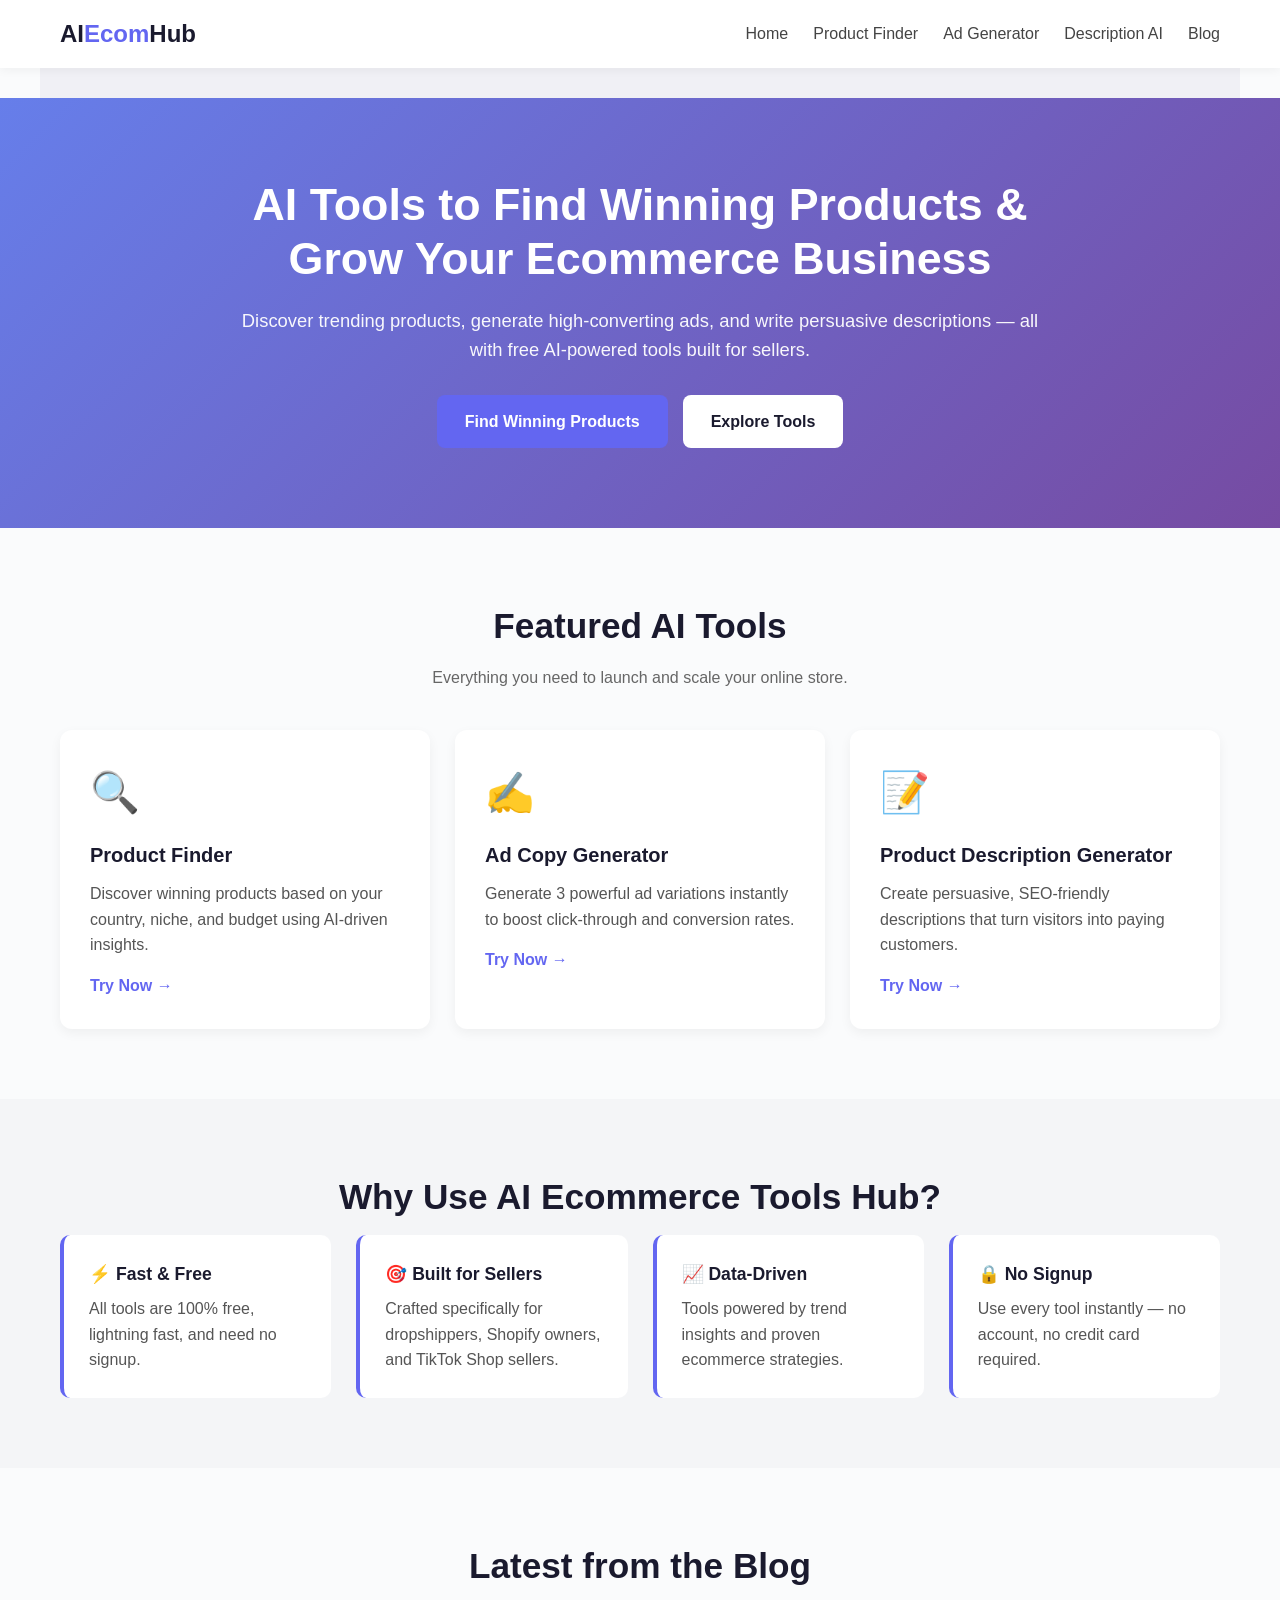
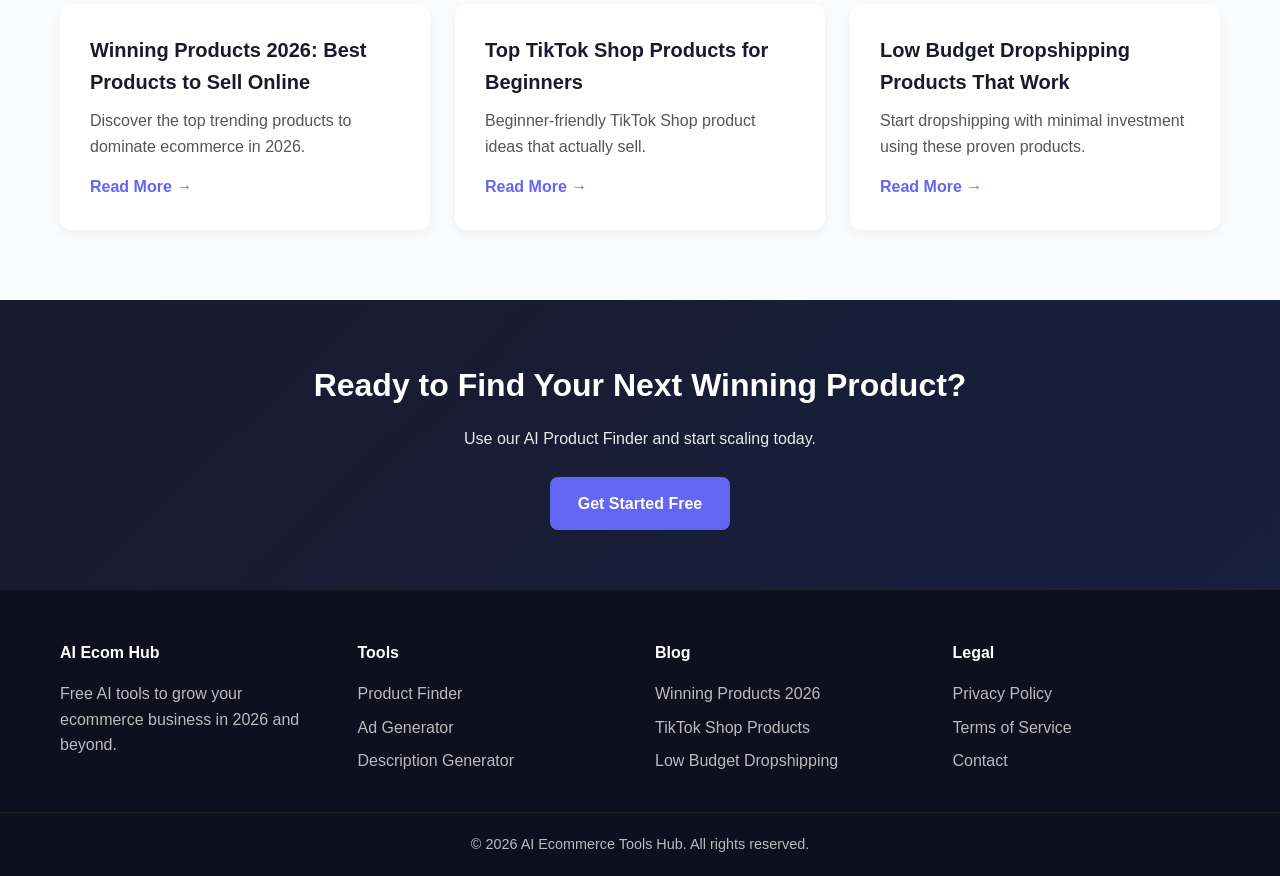
<file: index.html>
<!DOCTYPE html>
<html lang="en">
<head>
<meta charset="UTF-8">
<meta name="viewport" content="width=device-width, initial-scale=1.0">
<title>AI Ecommerce Tools Hub - Find Winning Products & Grow Your Store</title>
<meta name="description" content="Free AI tools for ecommerce: discover winning products, generate ad copy, and create persuasive product descriptions. Boost your dropshipping & online store growth in 2026.">
<meta name="keywords" content="AI ecommerce tools, winning products 2026, dropshipping tools, ad copy generator, product description AI, TikTok shop products">
<meta name="robots" content="index, follow">
<meta name="author" content="AI Ecom Hub">

<!-- Open Graph -->
<meta property="og:title" content="AI Ecommerce Tools Hub - Find Winning Products">
<meta property="og:description" content="Free AI tools to find winning products and grow your ecommerce business.">
<meta property="og:type" content="website">
<meta property="og:image" content="https://via.placeholder.com/1200x630/6366f1/ffffff?text=AI+Ecom+Hub">

<!-- Twitter Card -->
<meta name="twitter:card" content="summary_large_image">
<meta name="twitter:title" content="AI Ecommerce Tools Hub">
<meta name="twitter:description" content="Free AI tools for ecommerce sellers.">

<!-- Schema Markup -->
<script type="application/ld+json">
{
  "@context": "https://schema.org",
  "@type": "WebSite",
  "name": "AI Ecommerce Tools Hub",
  "description": "Free AI tools for ecommerce sellers to find winning products, generate ads, and write descriptions.",
  "publisher": {
    "@type": "Organization",
    "name": "AI Ecom Hub"
  }
}
</script>

<!-- Google AdSense -->
<script async src="https://pagead2.googlesyndication.com/pagead/js/adsbygoogle.js?client=ca-pub-XXXXXXXXXXXXXXXX" crossorigin="anonymous"></script>

<link rel="stylesheet" href="styles.css">
</head>
<body>

<header class="navbar">
  <div class="nav-container">
    <a href="index.html" class="logo">AI<span>Ecom</span>Hub</a>
    <nav>
      <input type="checkbox" id="nav-toggle" class="nav-toggle">
      <label for="nav-toggle" class="nav-toggle-label">☰</label>
      <ul class="nav-links">
        <li><a href="index.html">Home</a></li>
        <li><a href="product-finder.html">Product Finder</a></li>
        <li><a href="ad-generator.html">Ad Generator</a></li>
        <li><a href="description-generator.html">Description AI</a></li>
        <li><a href="winning-products-2026.html">Blog</a></li>
      </ul>
    </nav>
  </div>
</header>

<div class="ad-container ad-header">
  <ins class="adsbygoogle" style="display:block" data-ad-client="ca-pub-XXXXXXXXXXXXXXXX" data-ad-slot="1234567890" data-ad-format="auto" data-full-width-responsive="true"></ins>
  <script>(adsbygoogle = window.adsbygoogle || []).push({});</script>
</div>

<section class="hero">
  <div class="hero-content">
    <h1>AI Tools to Find Winning Products & Grow Your Ecommerce Business</h1>
    <p>Discover trending products, generate high-converting ads, and write persuasive descriptions — all with free AI-powered tools built for sellers.</p>
    <div class="cta-buttons">
      <a href="product-finder.html" class="btn btn-primary">Find Winning Products</a>
      <a href="#tools" class="btn btn-secondary">Explore Tools</a>
    </div>
  </div>
</section>

<section id="tools" class="section">
  <div class="container">
    <h2 class="section-title">Featured AI Tools</h2>
    <p class="section-subtitle">Everything you need to launch and scale your online store.</p>
    <div class="cards-grid">
      <div class="card">
        <div class="card-icon">🔍</div>
        <h3>Product Finder</h3>
        <p>Discover winning products based on your country, niche, and budget using AI-driven insights.</p>
        <a href="product-finder.html" class="card-link">Try Now →</a>
      </div>
      <div class="card">
        <div class="card-icon">✍️</div>
        <h3>Ad Copy Generator</h3>
        <p>Generate 3 powerful ad variations instantly to boost click-through and conversion rates.</p>
        <a href="ad-generator.html" class="card-link">Try Now →</a>
      </div>
      <div class="card">
        <div class="card-icon">📝</div>
        <h3>Product Description Generator</h3>
        <p>Create persuasive, SEO-friendly descriptions that turn visitors into paying customers.</p>
        <a href="description-generator.html" class="card-link">Try Now →</a>
      </div>
    </div>
  </div>
</section>

<section class="section section-alt">
  <div class="container">
    <h2 class="section-title">Why Use AI Ecommerce Tools Hub?</h2>
    <div class="benefits-grid">
      <div class="benefit"><h3>⚡ Fast & Free</h3><p>All tools are 100% free, lightning fast, and need no signup.</p></div>
      <div class="benefit"><h3>🎯 Built for Sellers</h3><p>Crafted specifically for dropshippers, Shopify owners, and TikTok Shop sellers.</p></div>
      <div class="benefit"><h3>📈 Data-Driven</h3><p>Tools powered by trend insights and proven ecommerce strategies.</p></div>
      <div class="benefit"><h3>🔒 No Signup</h3><p>Use every tool instantly — no account, no credit card required.</p></div>
    </div>
  </div>
</section>

<section class="section">
  <div class="container">
    <h2 class="section-title">Latest from the Blog</h2>
    <div class="cards-grid">
      <article class="card">
        <h3>Winning Products 2026: Best Products to Sell Online</h3>
        <p>Discover the top trending products to dominate ecommerce in 2026.</p>
        <a href="winning-products-2026.html" class="card-link">Read More →</a>
      </article>
      <article class="card">
        <h3>Top TikTok Shop Products for Beginners</h3>
        <p>Beginner-friendly TikTok Shop product ideas that actually sell.</p>
        <a href="tiktok-shop-products.html" class="card-link">Read More →</a>
      </article>
      <article class="card">
        <h3>Low Budget Dropshipping Products That Work</h3>
        <p>Start dropshipping with minimal investment using these proven products.</p>
        <a href="low-budget-dropshipping.html" class="card-link">Read More →</a>
      </article>
    </div>
  </div>
</section>

<section class="cta-section">
  <div class="container">
    <h2>Ready to Find Your Next Winning Product?</h2>
    <p>Use our AI Product Finder and start scaling today.</p>
    <a href="product-finder.html" class="btn btn-primary">Get Started Free</a>
  </div>
</section>

<footer class="footer">
  <div class="container footer-grid">
    <div><h4>AI Ecom Hub</h4><p>Free AI tools to grow your ecommerce business in 2026 and beyond.</p></div>
    <div><h4>Tools</h4><ul>
      <li><a href="product-finder.html">Product Finder</a></li>
      <li><a href="ad-generator.html">Ad Generator</a></li>
      <li><a href="description-generator.html">Description Generator</a></li>
    </ul></div>
    <div><h4>Blog</h4><ul>
      <li><a href="winning-products-2026.html">Winning Products 2026</a></li>
      <li><a href="tiktok-shop-products.html">TikTok Shop Products</a></li>
      <li><a href="low-budget-dropshipping.html">Low Budget Dropshipping</a></li>
    </ul></div>
    <div><h4>Legal</h4><ul>
      <li><a href="#">Privacy Policy</a></li>
      <li><a href="#">Terms of Service</a></li>
      <li><a href="#">Contact</a></li>
    </ul></div>
  </div>
  <div class="footer-bottom"><p>&copy; 2026 AI Ecommerce Tools Hub. All rights reserved.</p></div>
</footer>

<script src="script.js"></script>
</body>
</html>
</file>
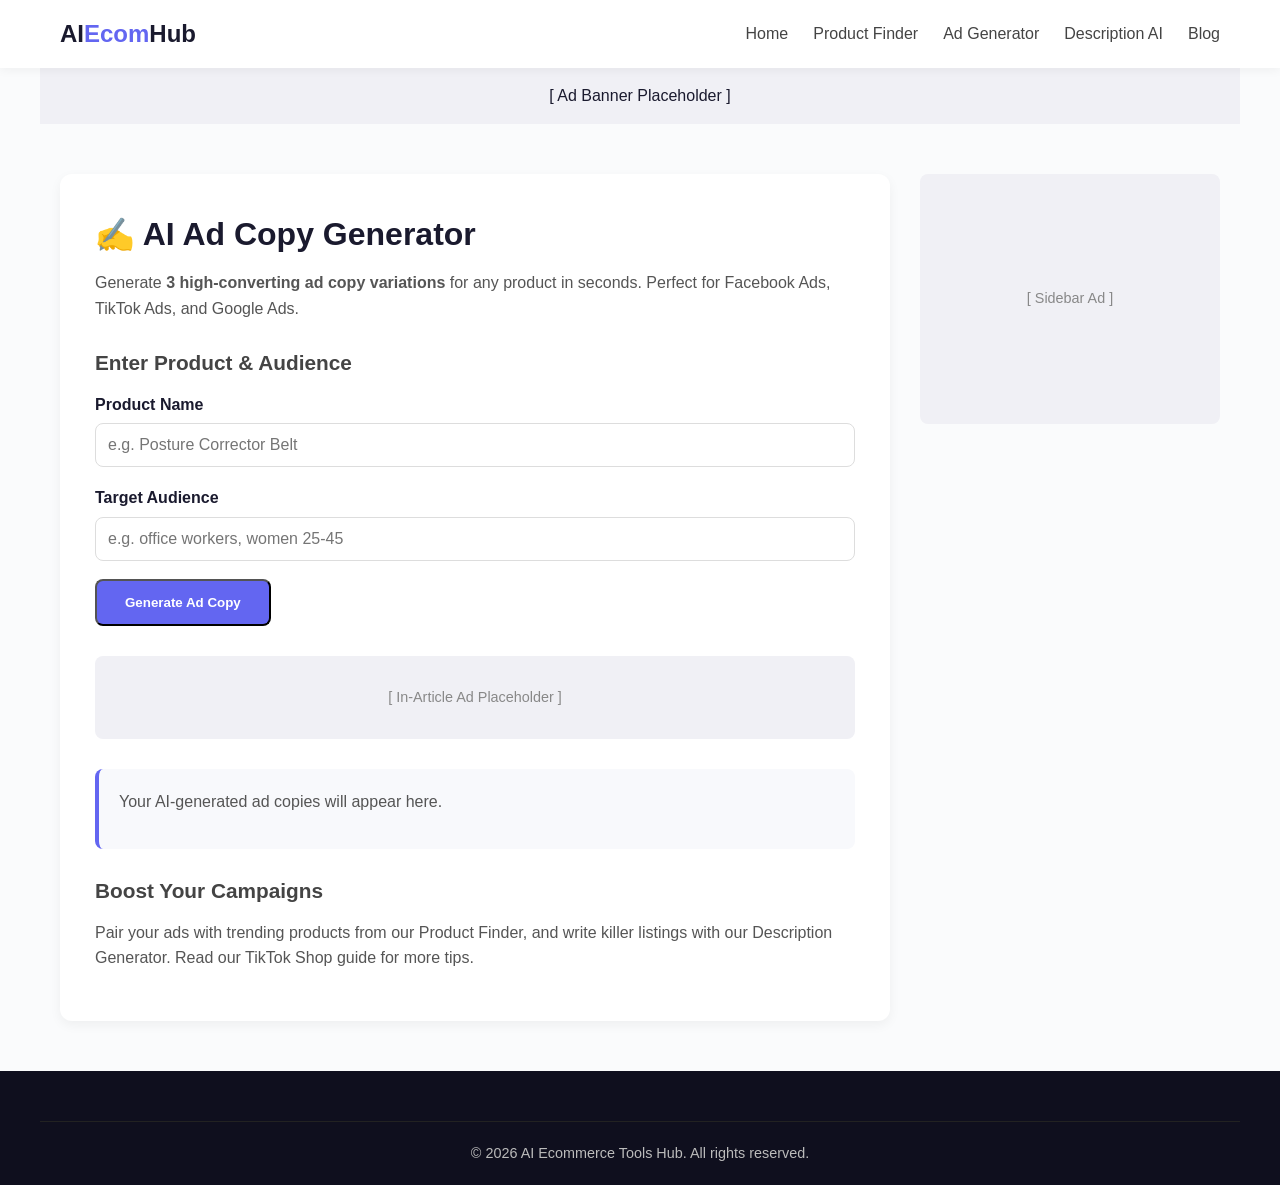
<file: ad-generator.html>
<!DOCTYPE html>
<html lang="en">
<head>
<meta charset="UTF-8">
<meta name="viewport" content="width=device-width, initial-scale=1.0">
<title>AI Ad Copy Generator - Free Facebook & TikTok Ads Tool | AI Ecom Hub</title>
<meta name="description" content="Generate 3 high-converting ad copy variations instantly with our free AI Ad Generator. Perfect for Facebook, TikTok, and Google Ads in 2026.">
<meta name="keywords" content="ad copy generator, AI ads, facebook ad generator, tiktok ad copy">
<meta name="robots" content="index, follow">
<script async src="https://pagead2.googlesyndication.com/pagead/js/adsbygoogle.js?client=ca-pub-XXXXXXXXXXXXXXXX" crossorigin="anonymous"></script>
<link rel="stylesheet" href="styles.css">
</head>
<body>

<header class="navbar">
  <div class="nav-container">
    <a href="index.html" class="logo">AI<span>Ecom</span>Hub</a>
    <nav>
      <input type="checkbox" id="nav-toggle" class="nav-toggle">
      <label for="nav-toggle" class="nav-toggle-label">☰</label>
      <ul class="nav-links">
        <li><a href="index.html">Home</a></li>
        <li><a href="product-finder.html">Product Finder</a></li>
        <li><a href="ad-generator.html">Ad Generator</a></li>
        <li><a href="description-generator.html">Description AI</a></li>
        <li><a href="winning-products-2026.html">Blog</a></li>
      </ul>
    </nav>
  </div>
</header>

<div class="ad-container ad-header">[ Ad Banner Placeholder ]</div>

<section class="tool-page">
  <div class="container tool-layout">
    <main class="tool-main">
      <h1>✍️ AI Ad Copy Generator</h1>
      <p>Generate <strong>3 high-converting ad copy variations</strong> for any product in seconds. Perfect for Facebook Ads, TikTok Ads, and Google Ads.</p>

      <h2>Enter Product & Audience</h2>
      <div class="form-group">
        <label for="ad-product">Product Name</label>
        <input type="text" id="ad-product" placeholder="e.g. Posture Corrector Belt">
      </div>
      <div class="form-group">
        <label for="ad-audience">Target Audience</label>
        <input type="text" id="ad-audience" placeholder="e.g. office workers, women 25-45">
      </div>
      <button class="btn btn-primary" onclick="generateAds()">Generate Ad Copy</button>

      <div class="ad-inarticle">[ In-Article Ad Placeholder ]</div>

      <div id="ad-results" class="result-box">
        <p>Your AI-generated ad copies will appear here.</p>
      </div>

      <h2>Boost Your Campaigns</h2>
      <p>Pair your ads with trending products from our <a href="product-finder.html">Product Finder</a>, and write killer listings with our <a href="description-generator.html">Description Generator</a>. Read our <a href="tiktok-shop-products.html">TikTok Shop guide</a> for more tips.</p>
    </main>
    <aside><div class="ad-sidebar">[ Sidebar Ad ]</div></aside>
  </div>
</section>

<footer class="footer"><div class="container footer-bottom"><p>&copy; 2026 AI Ecommerce Tools Hub. All rights reserved.</p></div></footer>
<script src="script.js"></script>
</body>
</html>
</file>
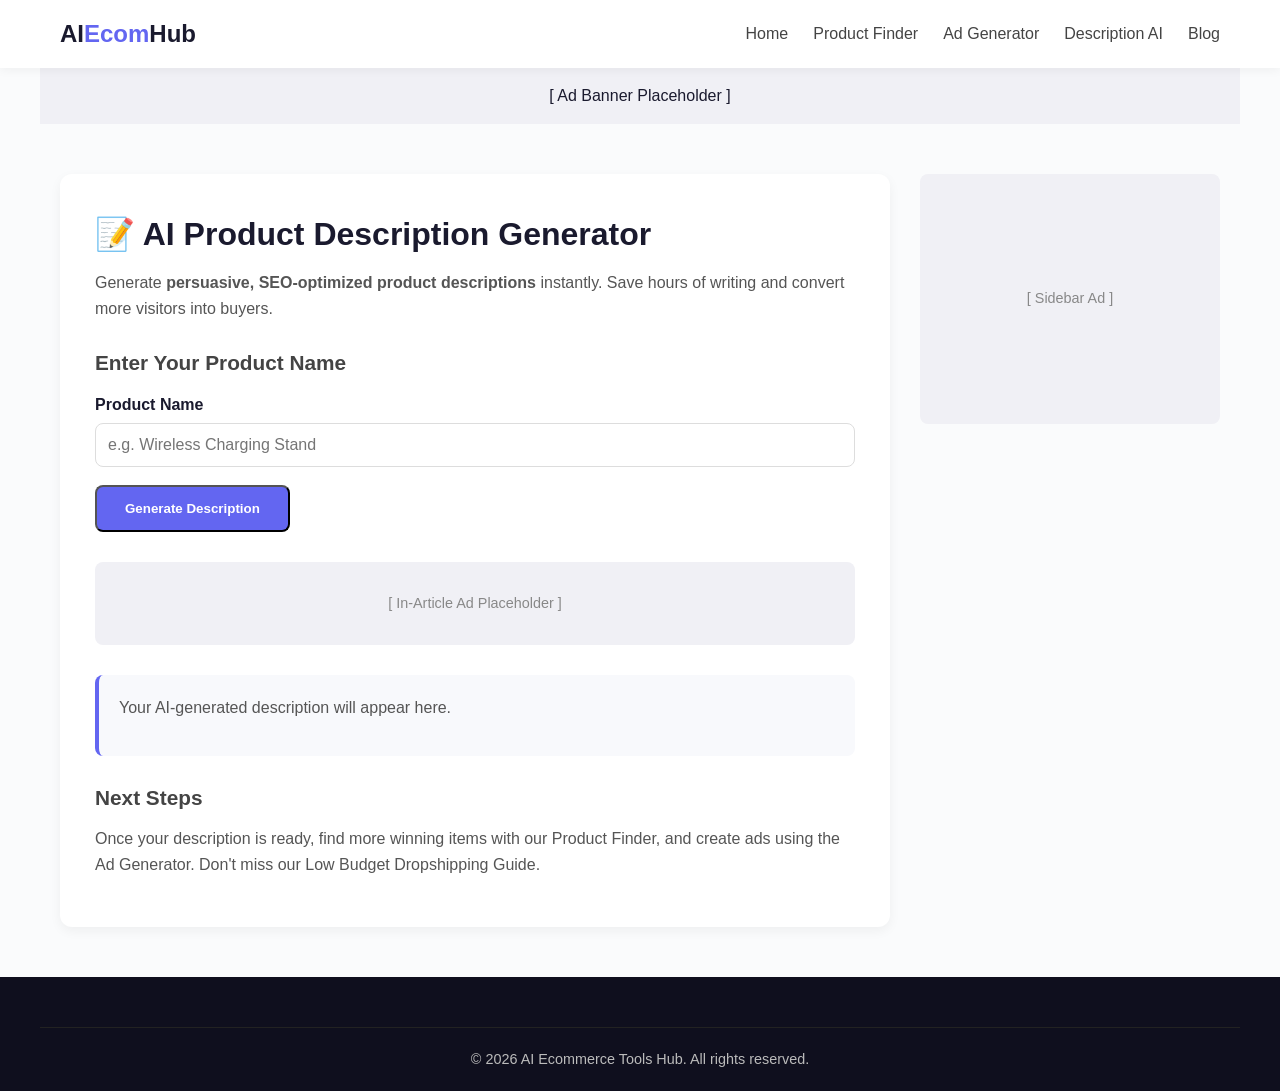
<file: description-generator.html>
<!DOCTYPE html>
<html lang="en">
<head>
<meta charset="UTF-8">
<meta name="viewport" content="width=device-width, initial-scale=1.0">
<title>AI Product Description Generator - Free Tool | AI Ecom Hub</title>
<meta name="description" content="Create persuasive, SEO-friendly product descriptions in seconds with our free AI Description Generator. Perfect for Shopify & Amazon sellers.">
<meta name="keywords" content="product description generator, AI description writer, shopify description tool">
<meta name="robots" content="index, follow">
<script async src="https://pagead2.googlesyndication.com/pagead/js/adsbygoogle.js?client=ca-pub-XXXXXXXXXXXXXXXX" crossorigin="anonymous"></script>
<link rel="stylesheet" href="styles.css">
</head>
<body>

<header class="navbar">
  <div class="nav-container">
    <a href="index.html" class="logo">AI<span>Ecom</span>Hub</a>
    <nav>
      <input type="checkbox" id="nav-toggle" class="nav-toggle">
      <label for="nav-toggle" class="nav-toggle-label">☰</label>
      <ul class="nav-links">
        <li><a href="index.html">Home</a></li>
        <li><a href="product-finder.html">Product Finder</a></li>
        <li><a href="ad-generator.html">Ad Generator</a></li>
        <li><a href="description-generator.html">Description AI</a></li>
        <li><a href="winning-products-2026.html">Blog</a></li>
      </ul>
    </nav>
  </div>
</header>

<div class="ad-container ad-header">[ Ad Banner Placeholder ]</div>

<section class="tool-page">
  <div class="container tool-layout">
    <main class="tool-main">
      <h1>📝 AI Product Description Generator</h1>
      <p>Generate <strong>persuasive, SEO-optimized product descriptions</strong> instantly. Save hours of writing and convert more visitors into buyers.</p>

      <h2>Enter Your Product Name</h2>
      <div class="form-group">
        <label for="desc-product">Product Name</label>
        <input type="text" id="desc-product" placeholder="e.g. Wireless Charging Stand">
      </div>
      <button class="btn btn-primary" onclick="generateDescription()">Generate Description</button>

      <div class="ad-inarticle">[ In-Article Ad Placeholder ]</div>

      <div id="desc-results" class="result-box">
        <p>Your AI-generated description will appear here.</p>
      </div>

      <h2>Next Steps</h2>
      <p>Once your description is ready, find more winning items with our <a href="product-finder.html">Product Finder</a>, and create ads using the <a href="ad-generator.html">Ad Generator</a>. Don't miss our <a href="low-budget-dropshipping.html">Low Budget Dropshipping Guide</a>.</p>
    </main>
    <aside><div class="ad-sidebar">[ Sidebar Ad ]</div></aside>
  </div>
</section>

<footer class="footer"><div class="container footer-bottom"><p>&copy; 2026 AI Ecommerce Tools Hub. All rights reserved.</p></div></footer>
<script src="script.js"></script>
</body>
</html>
</file>
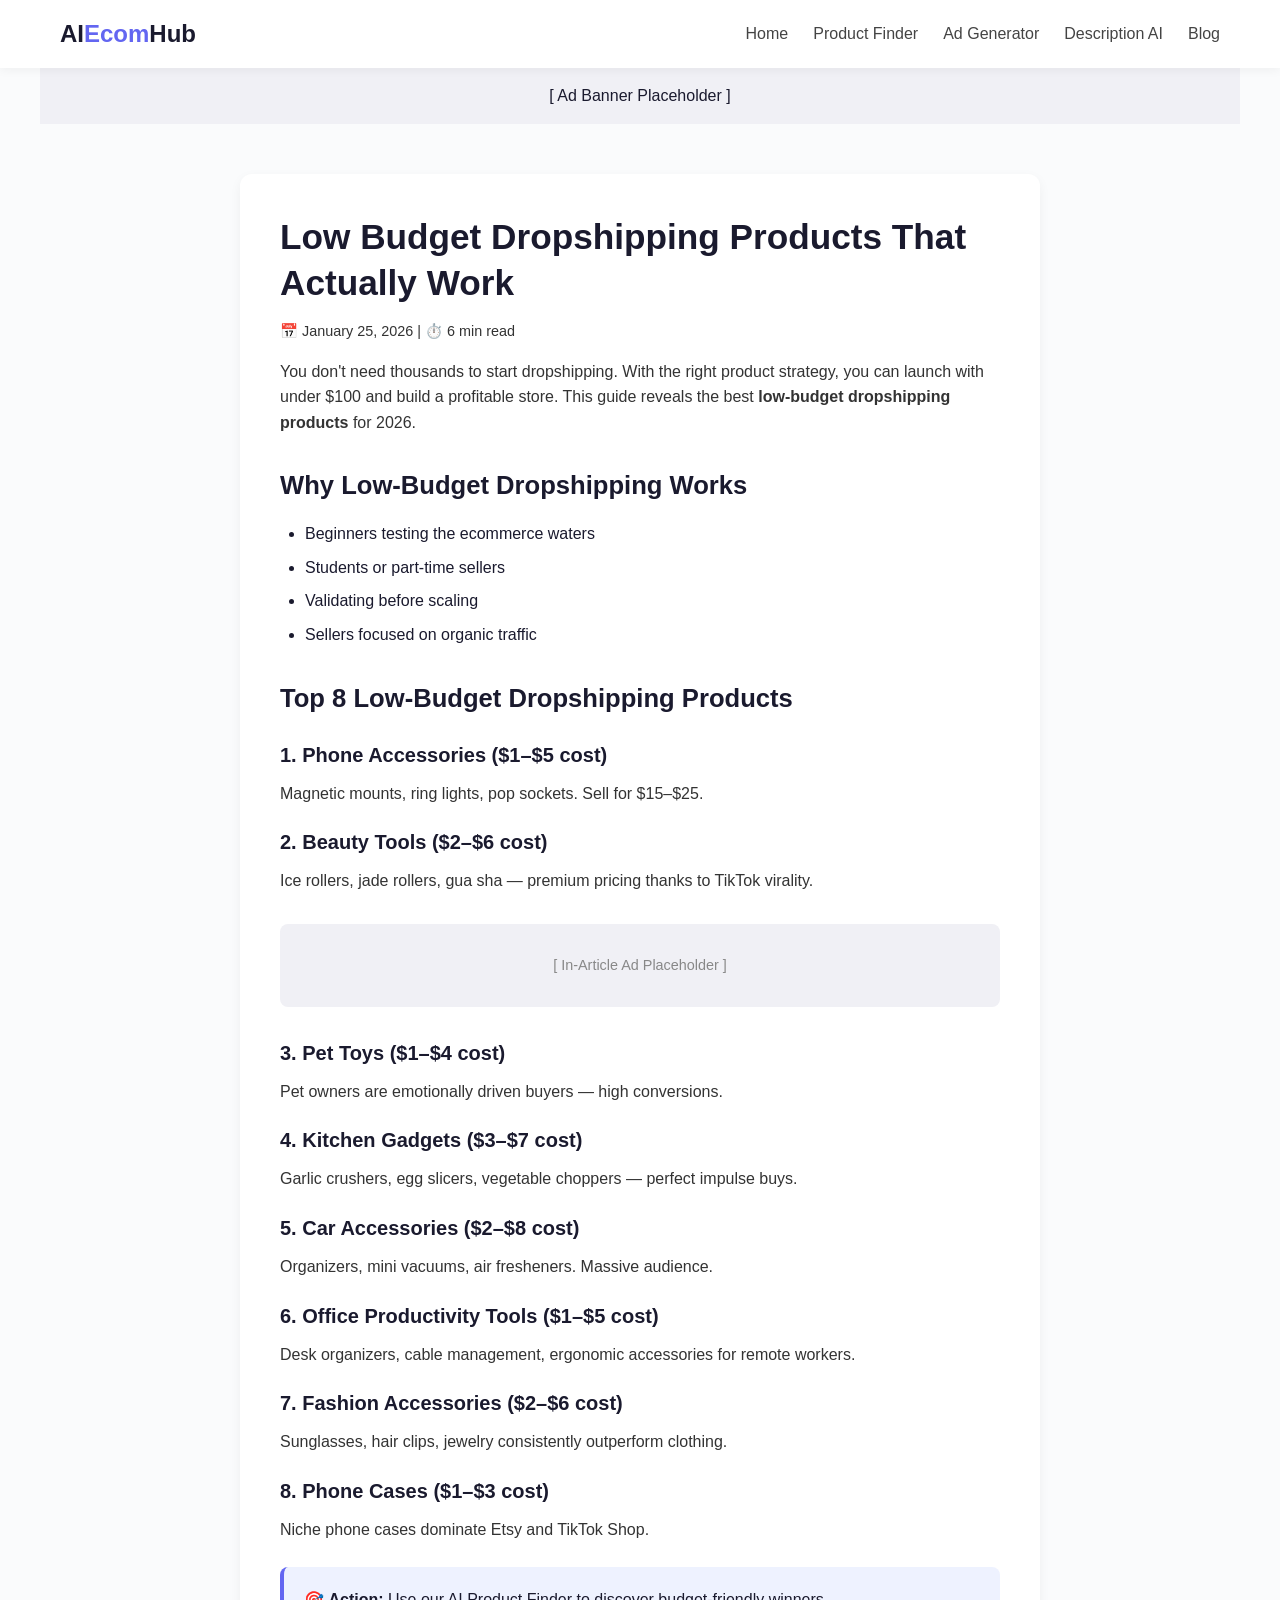
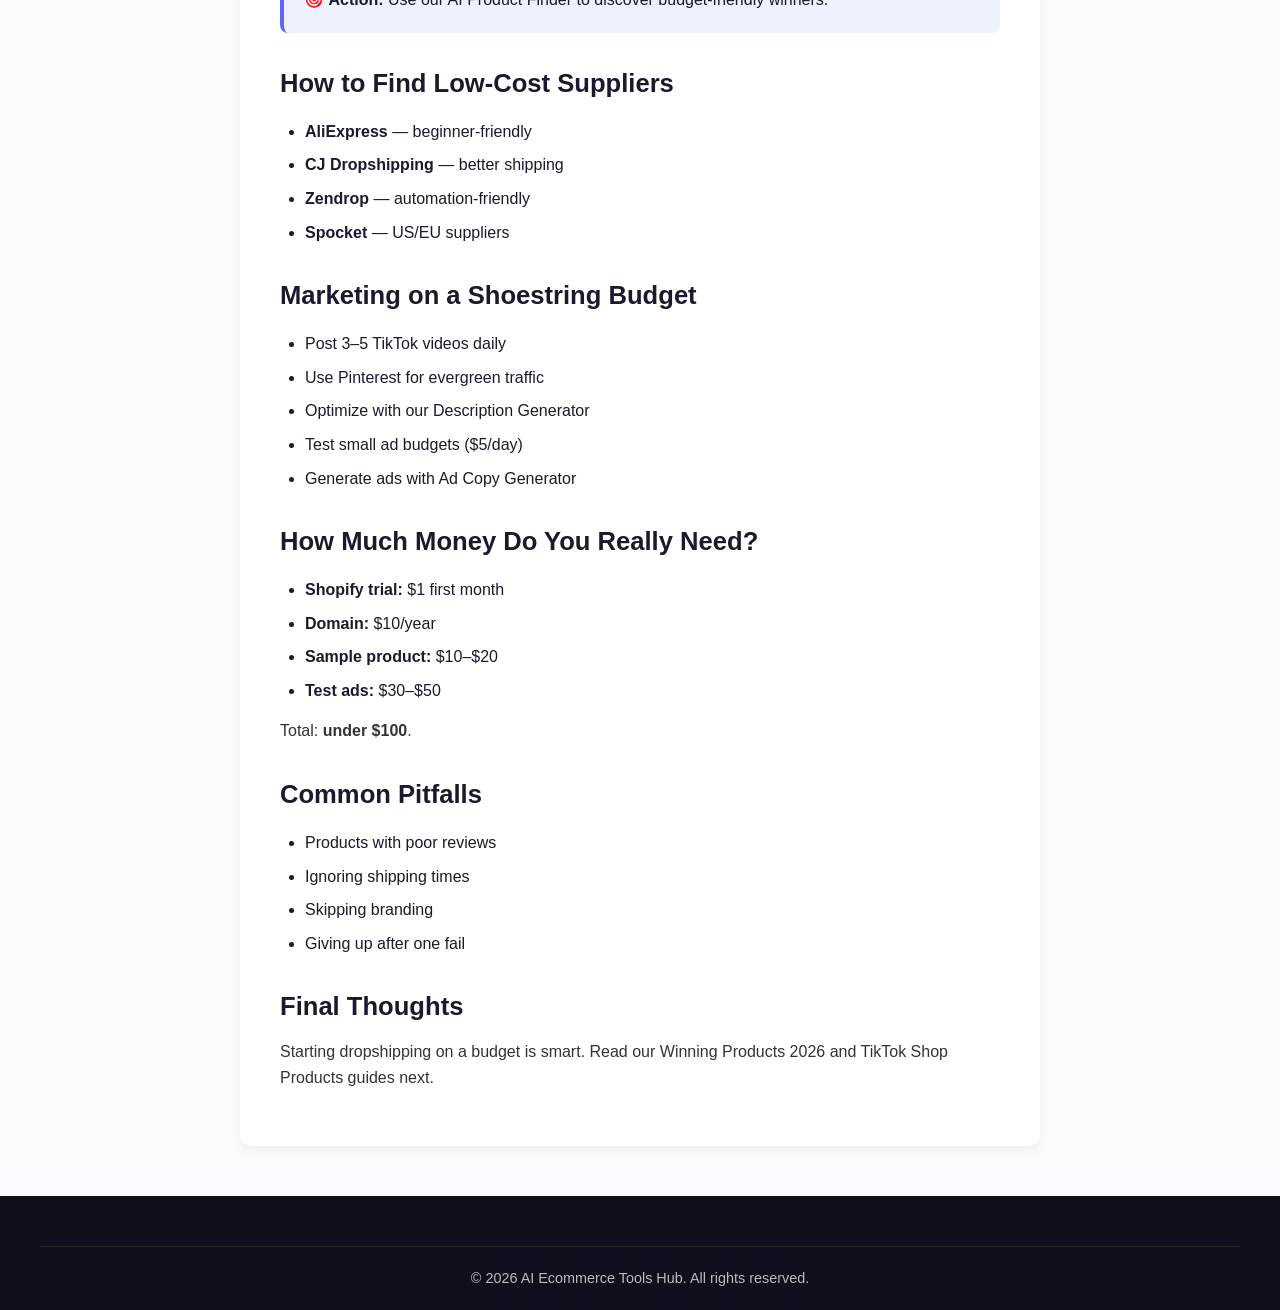
<file: low-budget-dropshipping.html>
<!DOCTYPE html>
<html lang="en">
<head>
<meta charset="UTF-8">
<meta name="viewport" content="width=device-width, initial-scale=1.0">
<title>Low Budget Dropshipping Products That Work in 2026 | AI Ecom Hub</title>
<meta name="description" content="Start dropshipping with minimal investment. Discover low-budget products under $10 that actually sell — perfect for beginners with limited capital.">
<meta name="keywords" content="low budget dropshipping, cheap products to sell, beginner dropshipping, under $10 products">
<meta name="robots" content="index, follow">
<script type="application/ld+json">
{"@context":"https://schema.org","@type":"Article","headline":"Low Budget Dropshipping Products That Work","author":{"@type":"Organization","name":"AI Ecom Hub"},"datePublished":"2026-01-25"}
</script>
<script async src="https://pagead2.googlesyndication.com/pagead/js/adsbygoogle.js?client=ca-pub-XXXXXXXXXXXXXXXX" crossorigin="anonymous"></script>
<link rel="stylesheet" href="styles.css">
</head>
<body>

<header class="navbar">
  <div class="nav-container">
    <a href="index.html" class="logo">AI<span>Ecom</span>Hub</a>
    <nav>
      <input type="checkbox" id="nav-toggle" class="nav-toggle">
      <label for="nav-toggle" class="nav-toggle-label">☰</label>
      <ul class="nav-links">
        <li><a href="index.html">Home</a></li>
        <li><a href="product-finder.html">Product Finder</a></li>
        <li><a href="ad-generator.html">Ad Generator</a></li>
        <li><a href="description-generator.html">Description AI</a></li>
        <li><a href="winning-products-2026.html">Blog</a></li>
      </ul>
    </nav>
  </div>
</header>

<div class="ad-container ad-header">[ Ad Banner Placeholder ]</div>

<section class="tool-page">
  <article class="blog-article">
    <h1>Low Budget Dropshipping Products That Actually Work</h1>
    <p class="blog-meta">📅 January 25, 2026 | ⏱️ 6 min read</p>

    <p>You don't need thousands to start dropshipping. With the right product strategy, you can launch with under $100 and build a profitable store. This guide reveals the best <strong>low-budget dropshipping products</strong> for 2026.</p>

    <h2>Why Low-Budget Dropshipping Works</h2>
    <ul>
      <li>Beginners testing the ecommerce waters</li>
      <li>Students or part-time sellers</li>
      <li>Validating before scaling</li>
      <li>Sellers focused on organic traffic</li>
    </ul>

    <h2>Top 8 Low-Budget Dropshipping Products</h2>

    <h3>1. Phone Accessories ($1–$5 cost)</h3>
    <p>Magnetic mounts, ring lights, pop sockets. Sell for $15–$25.</p>

    <h3>2. Beauty Tools ($2–$6 cost)</h3>
    <p>Ice rollers, jade rollers, gua sha — premium pricing thanks to TikTok virality.</p>

    <div class="ad-inarticle">[ In-Article Ad Placeholder ]</div>

    <h3>3. Pet Toys ($1–$4 cost)</h3>
    <p>Pet owners are emotionally driven buyers — high conversions.</p>

    <h3>4. Kitchen Gadgets ($3–$7 cost)</h3>
    <p>Garlic crushers, egg slicers, vegetable choppers — perfect impulse buys.</p>

    <h3>5. Car Accessories ($2–$8 cost)</h3>
    <p>Organizers, mini vacuums, air fresheners. Massive audience.</p>

    <h3>6. Office Productivity Tools ($1–$5 cost)</h3>
    <p>Desk organizers, cable management, ergonomic accessories for remote workers.</p>

    <h3>7. Fashion Accessories ($2–$6 cost)</h3>
    <p>Sunglasses, hair clips, jewelry consistently outperform clothing.</p>

    <h3>8. Phone Cases ($1–$3 cost)</h3>
    <p>Niche phone cases dominate Etsy and TikTok Shop.</p>

    <div class="blog-cta">
      🎯 <strong>Action:</strong> Use our <a href="product-finder.html">AI Product Finder</a> to discover budget-friendly winners.
    </div>

    <h2>How to Find Low-Cost Suppliers</h2>
    <ul>
      <li><strong>AliExpress</strong> — beginner-friendly</li>
      <li><strong>CJ Dropshipping</strong> — better shipping</li>
      <li><strong>Zendrop</strong> — automation-friendly</li>
      <li><strong>Spocket</strong> — US/EU suppliers</li>
    </ul>

    <h2>Marketing on a Shoestring Budget</h2>
    <ul>
      <li>Post 3–5 TikTok videos daily</li>
      <li>Use Pinterest for evergreen traffic</li>
      <li>Optimize with our <a href="description-generator.html">Description Generator</a></li>
      <li>Test small ad budgets ($5/day)</li>
      <li>Generate ads with <a href="ad-generator.html">Ad Copy Generator</a></li>
    </ul>

    <h2>How Much Money Do You Really Need?</h2>
    <ul>
      <li><strong>Shopify trial:</strong> $1 first month</li>
      <li><strong>Domain:</strong> $10/year</li>
      <li><strong>Sample product:</strong> $10–$20</li>
      <li><strong>Test ads:</strong> $30–$50</li>
    </ul>
    <p>Total: <strong>under $100</strong>.</p>

    <h2>Common Pitfalls</h2>
    <ul>
      <li>Products with poor reviews</li>
      <li>Ignoring shipping times</li>
      <li>Skipping branding</li>
      <li>Giving up after one fail</li>
    </ul>

    <h2>Final Thoughts</h2>
    <p>Starting dropshipping on a budget is smart. Read our <a href="winning-products-2026.html">Winning Products 2026</a> and <a href="tiktok-shop-products.html">TikTok Shop Products</a> guides next.</p>
  </article>
</section>

<footer class="footer"><div class="container footer-bottom"><p>&copy; 2026 AI Ecommerce Tools Hub. All rights reserved.</p></div></footer>
</body>
</html>
</file>
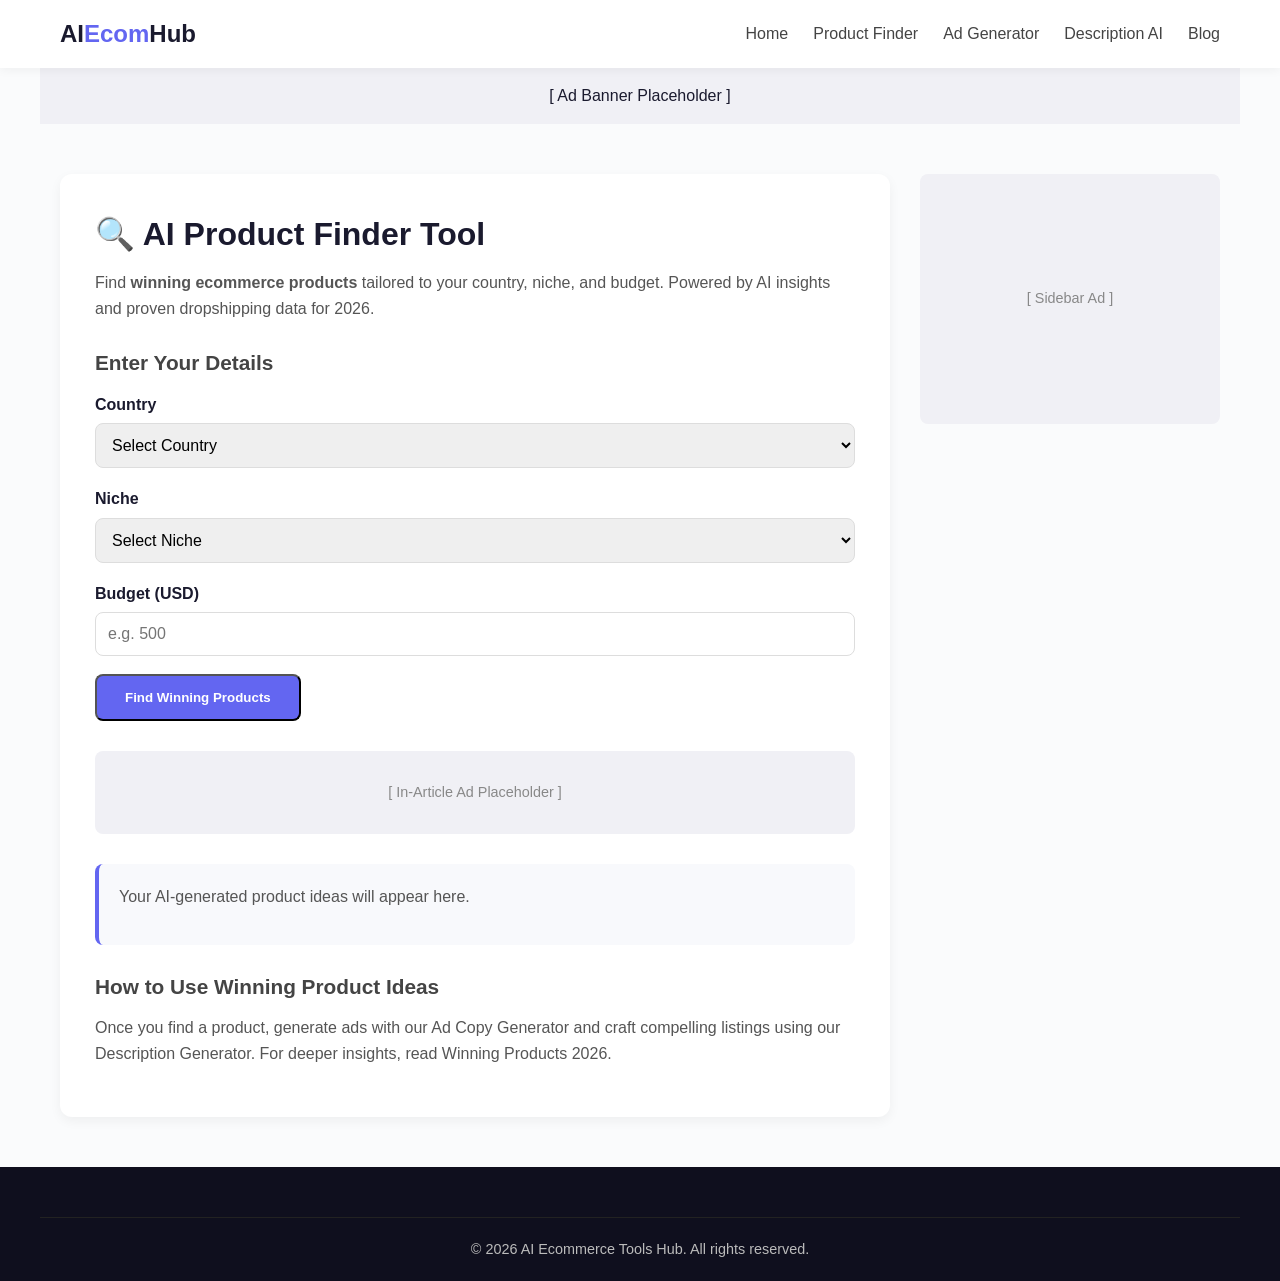
<file: product-finder.html>
<!DOCTYPE html>
<html lang="en">
<head>
<meta charset="UTF-8">
<meta name="viewport" content="width=device-width, initial-scale=1.0">
<title>AI Product Finder - Find Winning Ecommerce Products Free | AI Ecom Hub</title>
<meta name="description" content="Use our free AI Product Finder to discover winning ecommerce products by country, niche, and budget. Perfect for dropshipping & TikTok Shop sellers in 2026.">
<meta name="keywords" content="product finder, winning products, dropshipping product research, AI product tool">
<meta name="robots" content="index, follow">
<script type="application/ld+json">
{"@context":"https://schema.org","@type":"WebApplication","name":"AI Product Finder","applicationCategory":"BusinessApplication","operatingSystem":"Web","offers":{"@type":"Offer","price":"0","priceCurrency":"USD"}}
</script>
<script async src="https://pagead2.googlesyndication.com/pagead/js/adsbygoogle.js?client=ca-pub-XXXXXXXXXXXXXXXX" crossorigin="anonymous"></script>
<link rel="stylesheet" href="styles.css">
</head>
<body>

<header class="navbar">
  <div class="nav-container">
    <a href="index.html" class="logo">AI<span>Ecom</span>Hub</a>
    <nav>
      <input type="checkbox" id="nav-toggle" class="nav-toggle">
      <label for="nav-toggle" class="nav-toggle-label">☰</label>
      <ul class="nav-links">
        <li><a href="index.html">Home</a></li>
        <li><a href="product-finder.html">Product Finder</a></li>
        <li><a href="ad-generator.html">Ad Generator</a></li>
        <li><a href="description-generator.html">Description AI</a></li>
        <li><a href="winning-products-2026.html">Blog</a></li>
      </ul>
    </nav>
  </div>
</header>

<div class="ad-container ad-header">[ Ad Banner Placeholder ]</div>

<section class="tool-page">
  <div class="container tool-layout">
    <main class="tool-main">
      <h1>🔍 AI Product Finder Tool</h1>
      <p>Find <strong>winning ecommerce products</strong> tailored to your country, niche, and budget. Powered by AI insights and proven dropshipping data for 2026.</p>

      <h2>Enter Your Details</h2>
      <div class="form-group">
        <label for="country">Country</label>
        <select id="country">
          <option value="">Select Country</option>
          <option>United States</option><option>United Kingdom</option>
          <option>Canada</option><option>Australia</option>
          <option>Germany</option><option>India</option>
        </select>
      </div>
      <div class="form-group">
        <label for="niche">Niche</label>
        <select id="niche">
          <option value="">Select Niche</option>
          <option value="fitness">Fitness</option>
          <option value="beauty">Beauty</option>
          <option value="home">Home & Living</option>
          <option value="pets">Pets</option>
          <option value="tech">Tech & Gadgets</option>
        </select>
      </div>
      <div class="form-group">
        <label for="budget">Budget (USD)</label>
        <input type="number" id="budget" placeholder="e.g. 500" min="50">
      </div>
      <button class="btn btn-primary" onclick="findProducts()">Find Winning Products</button>

      <div class="ad-inarticle">[ In-Article Ad Placeholder ]</div>

      <div id="product-results" class="result-box">
        <p>Your AI-generated product ideas will appear here.</p>
      </div>

      <h2>How to Use Winning Product Ideas</h2>
      <p>Once you find a product, generate ads with our <a href="ad-generator.html">Ad Copy Generator</a> and craft compelling listings using our <a href="description-generator.html">Description Generator</a>. For deeper insights, read <a href="winning-products-2026.html">Winning Products 2026</a>.</p>
    </main>

    <aside><div class="ad-sidebar">[ Sidebar Ad ]</div></aside>
  </div>
</section>

<footer class="footer"><div class="container footer-bottom"><p>&copy; 2026 AI Ecommerce Tools Hub. All rights reserved.</p></div></footer>
<script src="script.js"></script>
</body>
</html>
</file>
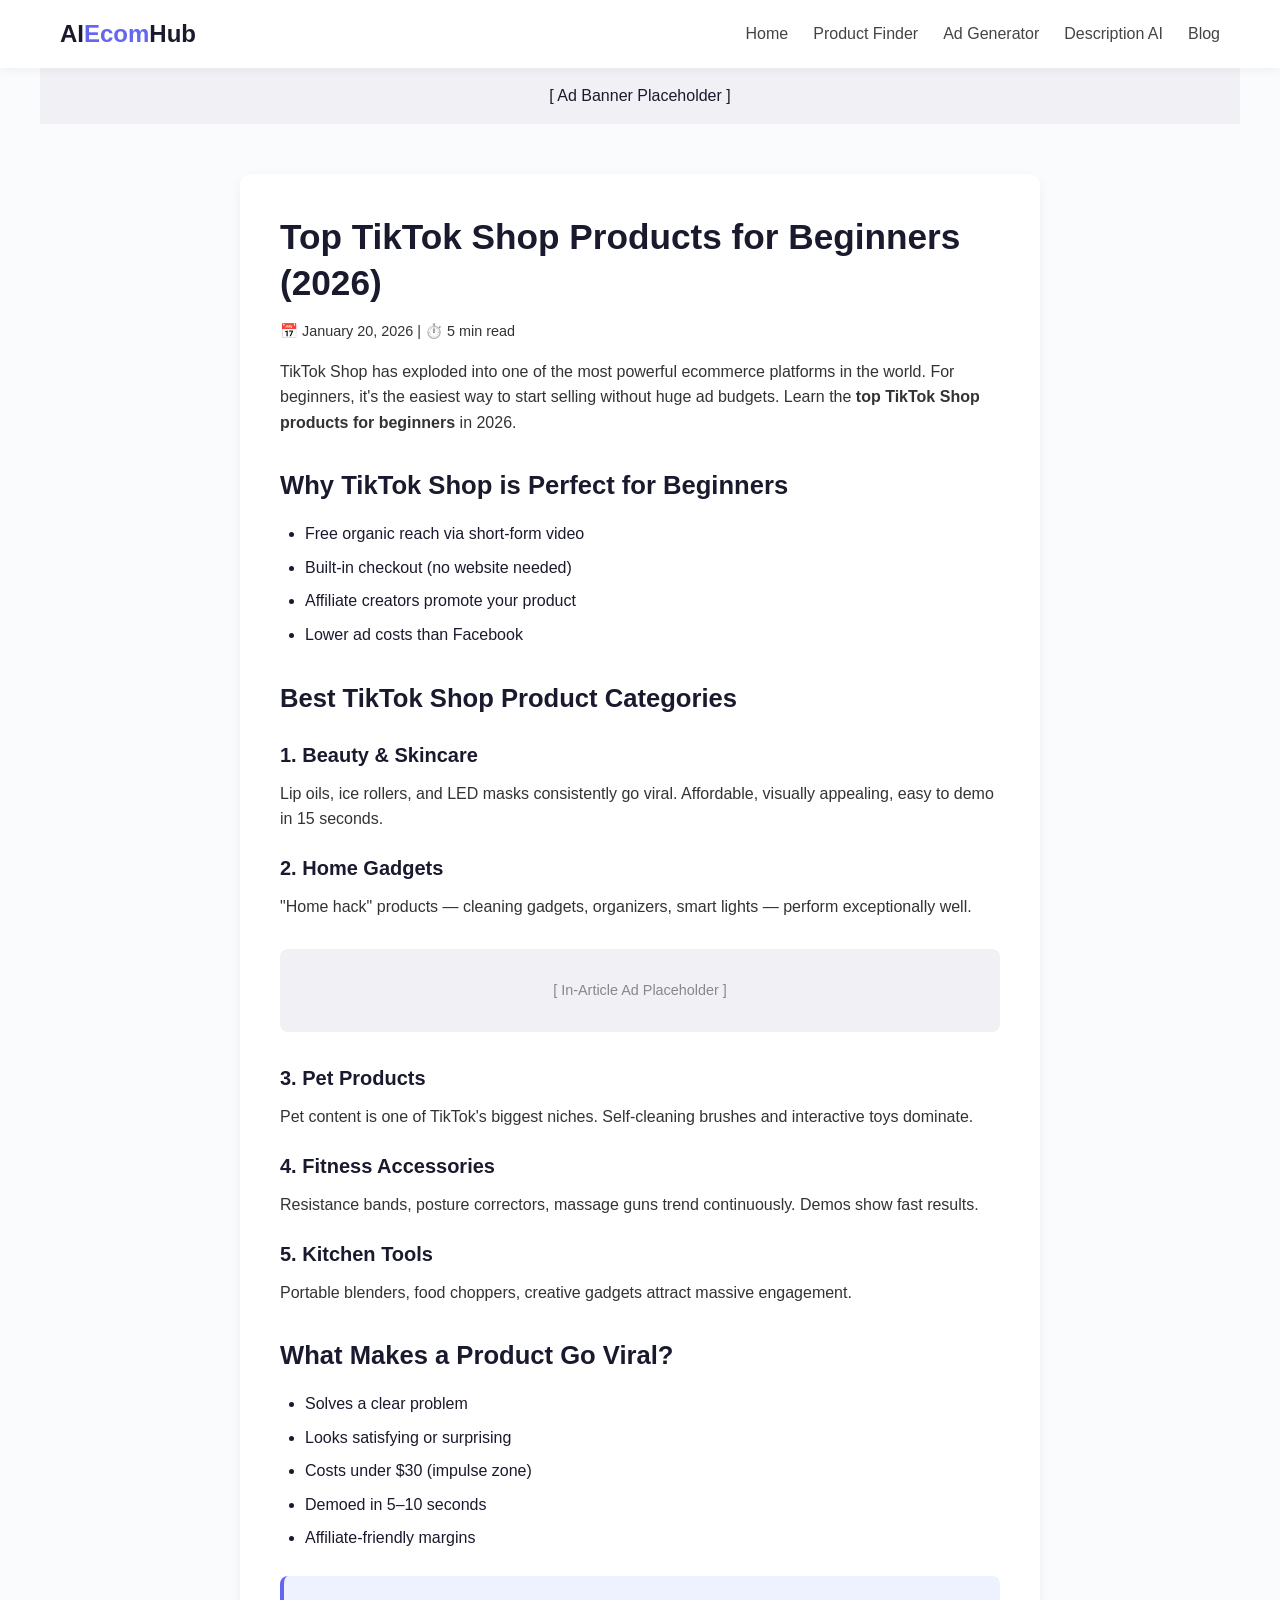
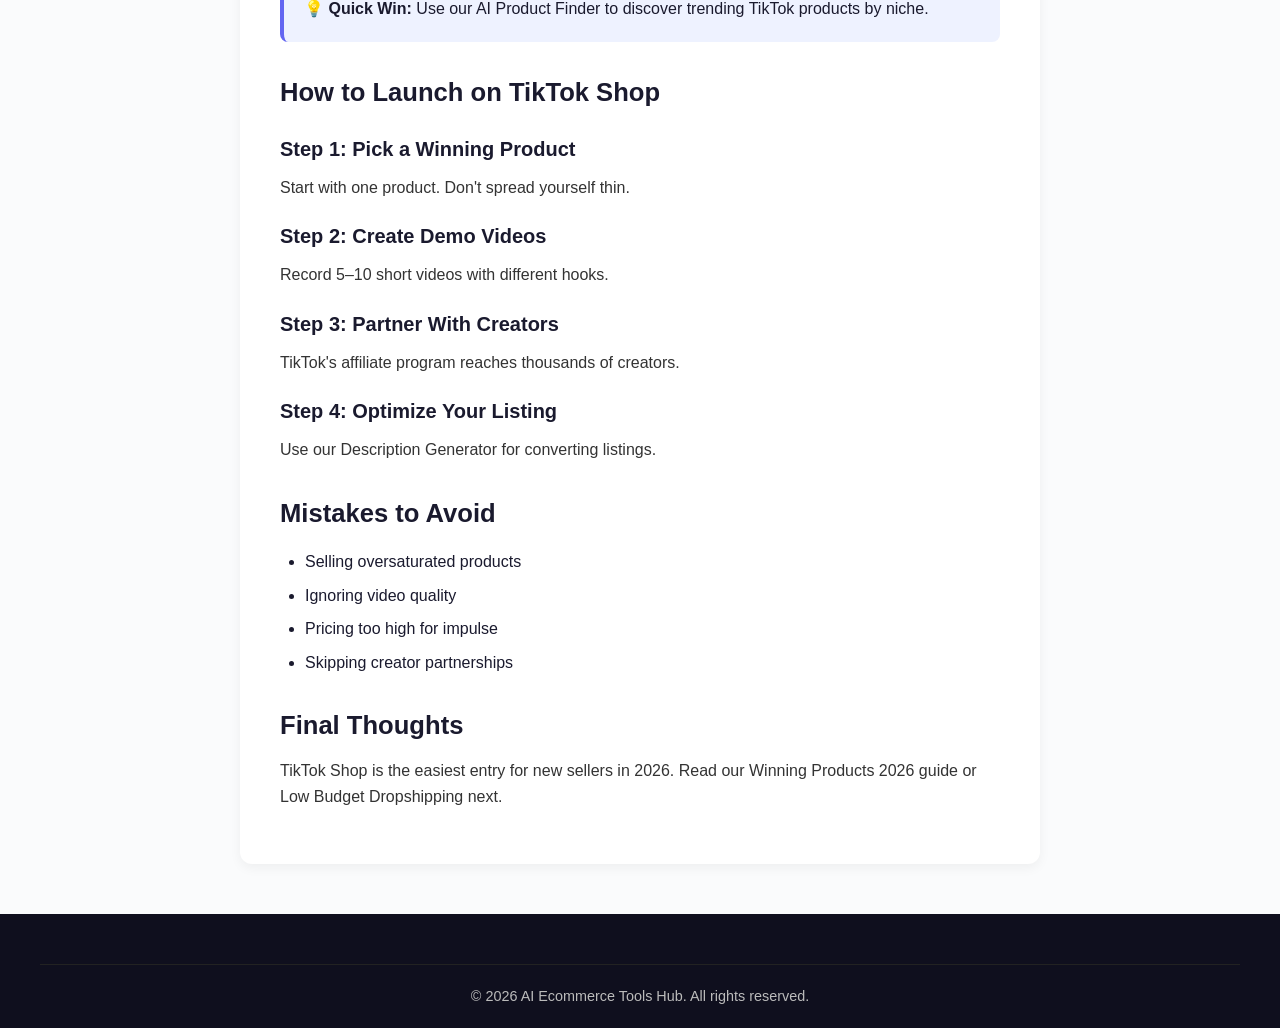
<file: tiktok-shop-products.html>
<!DOCTYPE html>
<html lang="en">
<head>
<meta charset="UTF-8">
<meta name="viewport" content="width=device-width, initial-scale=1.0">
<title>Top TikTok Shop Products for Beginners 2026 | AI Ecom Hub</title>
<meta name="description" content="Discover the best TikTok Shop products for beginners in 2026. Easy-to-sell, viral-friendly products with high profit margins and low competition.">
<meta name="keywords" content="tiktok shop products, viral products, tiktok dropshipping, beginner ecommerce">
<meta name="robots" content="index, follow">
<script type="application/ld+json">
{"@context":"https://schema.org","@type":"Article","headline":"Top TikTok Shop Products for Beginners","author":{"@type":"Organization","name":"AI Ecom Hub"},"datePublished":"2026-01-20"}
</script>
<script async src="https://pagead2.googlesyndication.com/pagead/js/adsbygoogle.js?client=ca-pub-XXXXXXXXXXXXXXXX" crossorigin="anonymous"></script>
<link rel="stylesheet" href="styles.css">
</head>
<body>

<header class="navbar">
  <div class="nav-container">
    <a href="index.html" class="logo">AI<span>Ecom</span>Hub</a>
    <nav>
      <input type="checkbox" id="nav-toggle" class="nav-toggle">
      <label for="nav-toggle" class="nav-toggle-label">☰</label>
      <ul class="nav-links">
        <li><a href="index.html">Home</a></li>
        <li><a href="product-finder.html">Product Finder</a></li>
        <li><a href="ad-generator.html">Ad Generator</a></li>
        <li><a href="description-generator.html">Description AI</a></li>
        <li><a href="winning-products-2026.html">Blog</a></li>
      </ul>
    </nav>
  </div>
</header>

<div class="ad-container ad-header">[ Ad Banner Placeholder ]</div>

<section class="tool-page">
  <article class="blog-article">
    <h1>Top TikTok Shop Products for Beginners (2026)</h1>
    <p class="blog-meta">📅 January 20, 2026 | ⏱️ 5 min read</p>

    <p>TikTok Shop has exploded into one of the most powerful ecommerce platforms in the world. For beginners, it's the easiest way to start selling without huge ad budgets. Learn the <strong>top TikTok Shop products for beginners</strong> in 2026.</p>

    <h2>Why TikTok Shop is Perfect for Beginners</h2>
    <ul>
      <li>Free organic reach via short-form video</li>
      <li>Built-in checkout (no website needed)</li>
      <li>Affiliate creators promote your product</li>
      <li>Lower ad costs than Facebook</li>
    </ul>

    <h2>Best TikTok Shop Product Categories</h2>

    <h3>1. Beauty & Skincare</h3>
    <p>Lip oils, ice rollers, and LED masks consistently go viral. Affordable, visually appealing, easy to demo in 15 seconds.</p>

    <h3>2. Home Gadgets</h3>
    <p>"Home hack" products — cleaning gadgets, organizers, smart lights — perform exceptionally well.</p>

    <div class="ad-inarticle">[ In-Article Ad Placeholder ]</div>

    <h3>3. Pet Products</h3>
    <p>Pet content is one of TikTok's biggest niches. Self-cleaning brushes and interactive toys dominate.</p>

    <h3>4. Fitness Accessories</h3>
    <p>Resistance bands, posture correctors, massage guns trend continuously. Demos show fast results.</p>

    <h3>5. Kitchen Tools</h3>
    <p>Portable blenders, food choppers, creative gadgets attract massive engagement.</p>

    <h2>What Makes a Product Go Viral?</h2>
    <ul>
      <li>Solves a clear problem</li>
      <li>Looks satisfying or surprising</li>
      <li>Costs under $30 (impulse zone)</li>
      <li>Demoed in 5–10 seconds</li>
      <li>Affiliate-friendly margins</li>
    </ul>

    <div class="blog-cta">
      💡 <strong>Quick Win:</strong> Use our <a href="product-finder.html">AI Product Finder</a> to discover trending TikTok products by niche.
    </div>

    <h2>How to Launch on TikTok Shop</h2>

    <h3>Step 1: Pick a Winning Product</h3>
    <p>Start with one product. Don't spread yourself thin.</p>

    <h3>Step 2: Create Demo Videos</h3>
    <p>Record 5–10 short videos with different hooks.</p>

    <h3>Step 3: Partner With Creators</h3>
    <p>TikTok's affiliate program reaches thousands of creators.</p>

    <h3>Step 4: Optimize Your Listing</h3>
    <p>Use our <a href="description-generator.html">Description Generator</a> for converting listings.</p>

    <h2>Mistakes to Avoid</h2>
    <ul>
      <li>Selling oversaturated products</li>
      <li>Ignoring video quality</li>
      <li>Pricing too high for impulse</li>
      <li>Skipping creator partnerships</li>
    </ul>

    <h2>Final Thoughts</h2>
    <p>TikTok Shop is the easiest entry for new sellers in 2026. Read our <a href="winning-products-2026.html">Winning Products 2026</a> guide or <a href="low-budget-dropshipping.html">Low Budget Dropshipping</a> next.</p>
  </article>
</section>

<footer class="footer"><div class="container footer-bottom"><p>&copy; 2026 AI Ecommerce Tools Hub. All rights reserved.</p></div></footer>
</body>
</html>
</file>
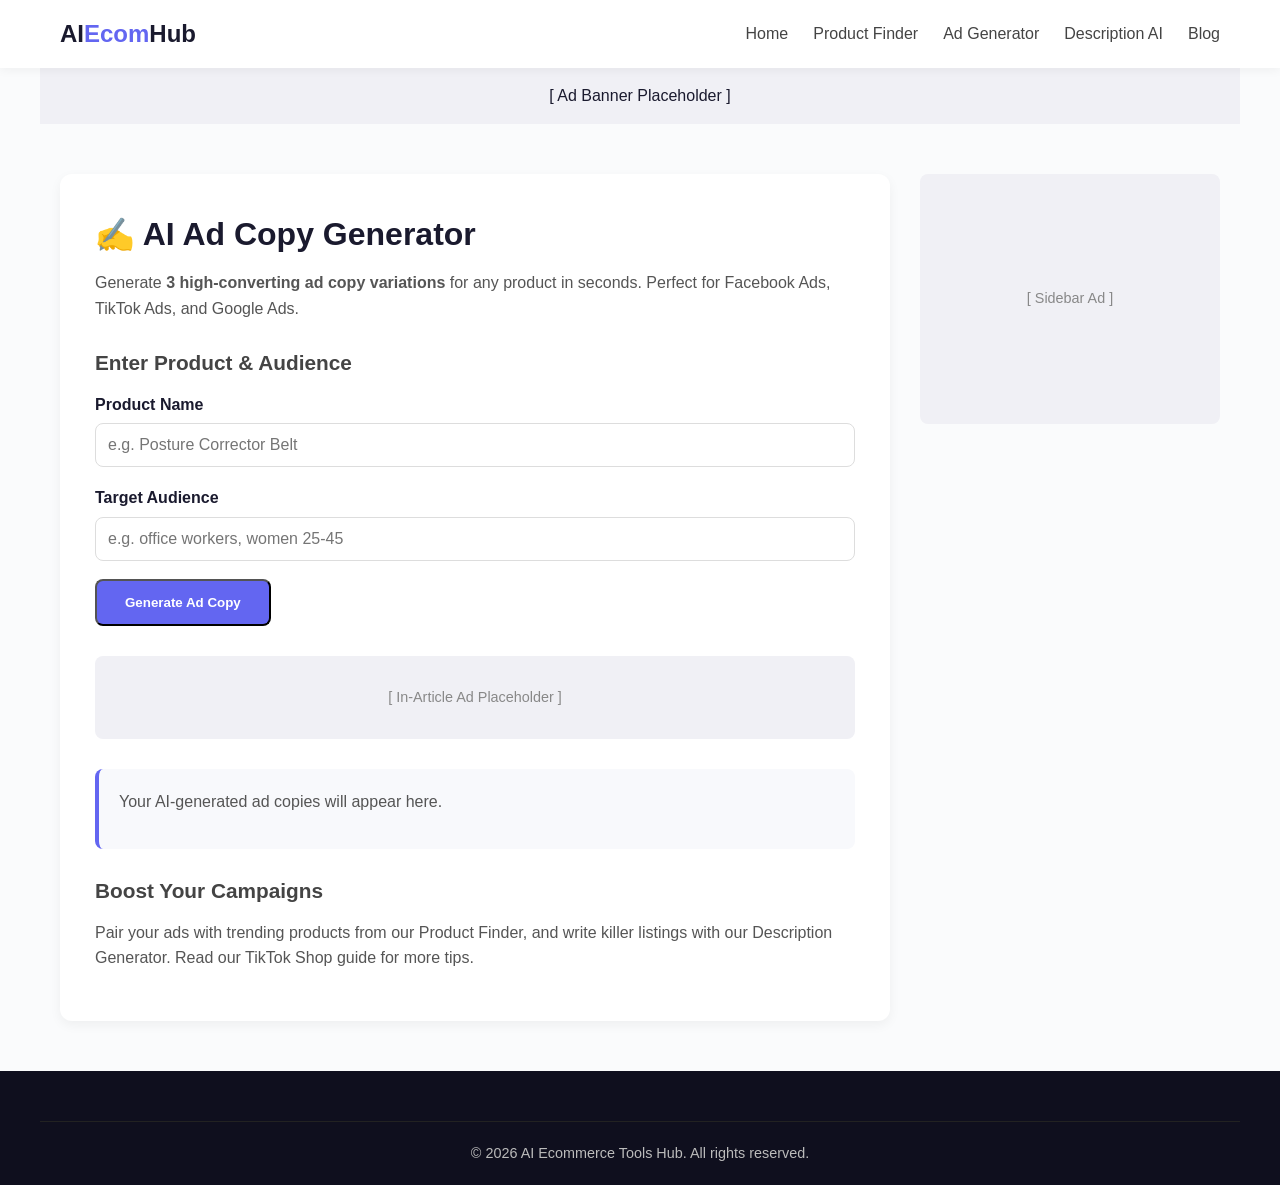
<file: tools ad-generator.html>
<!DOCTYPE html>
<html lang="en">
<head>
<meta charset="UTF-8">
<meta name="viewport" content="width=device-width, initial-scale=1.0">
<title>AI Ad Copy Generator - Free Facebook & TikTok Ads | AI Ecom Hub</title>
<meta name="description" content="Generate 3 high-converting ad copy variations instantly with our free AI Ad Generator. Perfect for Facebook, TikTok, and Google Ads.">
<link rel="canonical" href="https://yourdomain.com/tools/ad-generator.html">
<script async src="https://pagead2.googlesyndication.com/pagead/js/adsbygoogle.js?client=ca-pub-XXXXXXXXXXXXXXXX" crossorigin="anonymous"></script>
<link rel="stylesheet" href="../styles.css">
</head>
<body>

<header class="navbar">
  <div class="nav-container">
    <a href="../index.html" class="logo">AI<span>Ecom</span>Hub</a>
    <nav>
      <input type="checkbox" id="nav-toggle" class="nav-toggle">
      <label for="nav-toggle" class="nav-toggle-label">☰</label>
      <ul class="nav-links">
        <li><a href="../index.html">Home</a></li>
        <li><a href="product-finder.html">Product Finder</a></li>
        <li><a href="ad-generator.html">Ad Generator</a></li>
        <li><a href="description-generator.html">Description AI</a></li>
        <li><a href="../blog/article1.html">Blog</a></li>
      </ul>
    </nav>
  </div>
</header>

<div class="ad-container ad-header">[ Ad Banner Placeholder ]</div>

<section class="tool-page">
  <div class="container tool-layout">
    <main class="tool-main">
      <h1>✍️ AI Ad Copy Generator</h1>
      <p>Generate <strong>3 high-converting ad copy variations</strong> for any product in seconds. Perfect for Facebook Ads, TikTok Ads, and Google Ads.</p>

      <h2>Enter Product & Audience</h2>
      <div class="form-group">
        <label for="ad-product">Product Name</label>
        <input type="text" id="ad-product" placeholder="e.g. Posture Corrector Belt">
      </div>
      <div class="form-group">
        <label for="ad-audience">Target Audience</label>
        <input type="text" id="ad-audience" placeholder="e.g. office workers, women 25-45">
      </div>
      <button class="btn btn-primary" onclick="generateAds()">Generate Ad Copy</button>

      <div class="ad-inarticle">[ In-Article Ad Placeholder ]</div>

      <div id="ad-results" class="result-box">
        <p>Your AI-generated ad copies will appear here.</p>
      </div>

      <h2>Boost Your Campaigns</h2>
      <p>Pair your ads with trending products from our <a href="product-finder.html">Product Finder</a>, and write killer listings with our <a href="description-generator.html">Description Generator</a>. Read our <a href="../blog/article2.html">TikTok Shop guide</a> for more tips.</p>
    </main>

    <aside>
      <div class="ad-sidebar">[ Sidebar Ad ]</div>
    </aside>
  </div>
</section>

<footer class="footer">
  <div class="container footer-bottom"><p>&copy; 2026 AI Ecommerce Tools Hub. All rights reserved.</p></div>
</footer>

<script src="../script.js"></script>
</body>
</html>
</file>
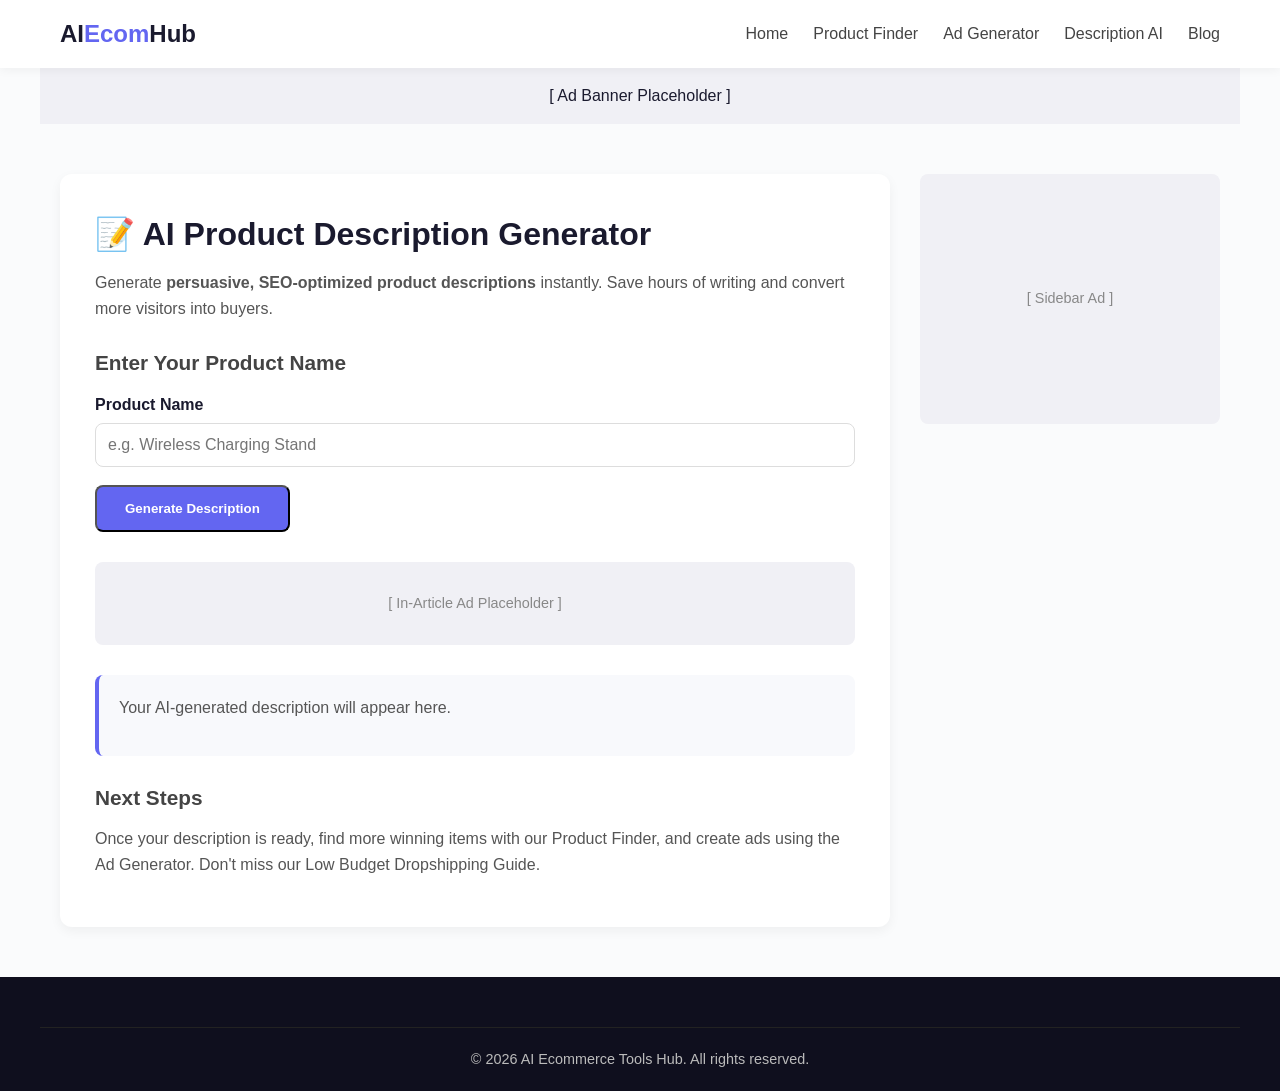
<file: tools description-generator.html>
<!DOCTYPE html>
<html lang="en">
<head>
<meta charset="UTF-8">
<meta name="viewport" content="width=device-width, initial-scale=1.0">
<title>AI Product Description Generator - Free Tool | AI Ecom Hub</title>
<meta name="description" content="Create persuasive, SEO-friendly product descriptions in seconds with our free AI Description Generator. Perfect for Shopify & Amazon sellers.">
<link rel="canonical" href="https://yourdomain.com/tools/description-generator.html">
<script async src="https://pagead2.googlesyndication.com/pagead/js/adsbygoogle.js?client=ca-pub-XXXXXXXXXXXXXXXX" crossorigin="anonymous"></script>
<link rel="stylesheet" href="../styles.css">
</head>
<body>

<header class="navbar">
  <div class="nav-container">
    <a href="../index.html" class="logo">AI<span>Ecom</span>Hub</a>
    <nav>
      <input type="checkbox" id="nav-toggle" class="nav-toggle">
      <label for="nav-toggle" class="nav-toggle-label">☰</label>
      <ul class="nav-links">
        <li><a href="../index.html">Home</a></li>
        <li><a href="product-finder.html">Product Finder</a></li>
        <li><a href="ad-generator.html">Ad Generator</a></li>
        <li><a href="description-generator.html">Description AI</a></li>
        <li><a href="../blog/article1.html">Blog</a></li>
      </ul>
    </nav>
  </div>
</header>

<div class="ad-container ad-header">[ Ad Banner Placeholder ]</div>

<section class="tool-page">
  <div class="container tool-layout">
    <main class="tool-main">
      <h1>📝 AI Product Description Generator</h1>
      <p>Generate <strong>persuasive, SEO-optimized product descriptions</strong> instantly. Save hours of writing and convert more visitors into buyers.</p>

      <h2>Enter Your Product Name</h2>
      <div class="form-group">
        <label for="desc-product">Product Name</label>
        <input type="text" id="desc-product" placeholder="e.g. Wireless Charging Stand">
      </div>
      <button class="btn btn-primary" onclick="generateDescription()">Generate Description</button>

      <div class="ad-inarticle">[ In-Article Ad Placeholder ]</div>

      <div id="desc-results" class="result-box">
        <p>Your AI-generated description will appear here.</p>
      </div>

      <h2>Next Steps</h2>
      <p>Once your description is ready, find more winning items with our <a href="product-finder.html">Product Finder</a>, and create ads using the <a href="ad-generator.html">Ad Generator</a>. Don't miss our <a href="../blog/article3.html">Low Budget Dropshipping Guide</a>.</p>
    </main>

    <aside>
      <div class="ad-sidebar">[ Sidebar Ad ]</div>
    </aside>
  </div>
</section>

<footer class="footer">
  <div class="container footer-bottom"><p>&copy; 2026 AI Ecommerce Tools Hub. All rights reserved.</p></div>
</footer>

<script src="../script.js"></script>
</body>
</html>
</file>
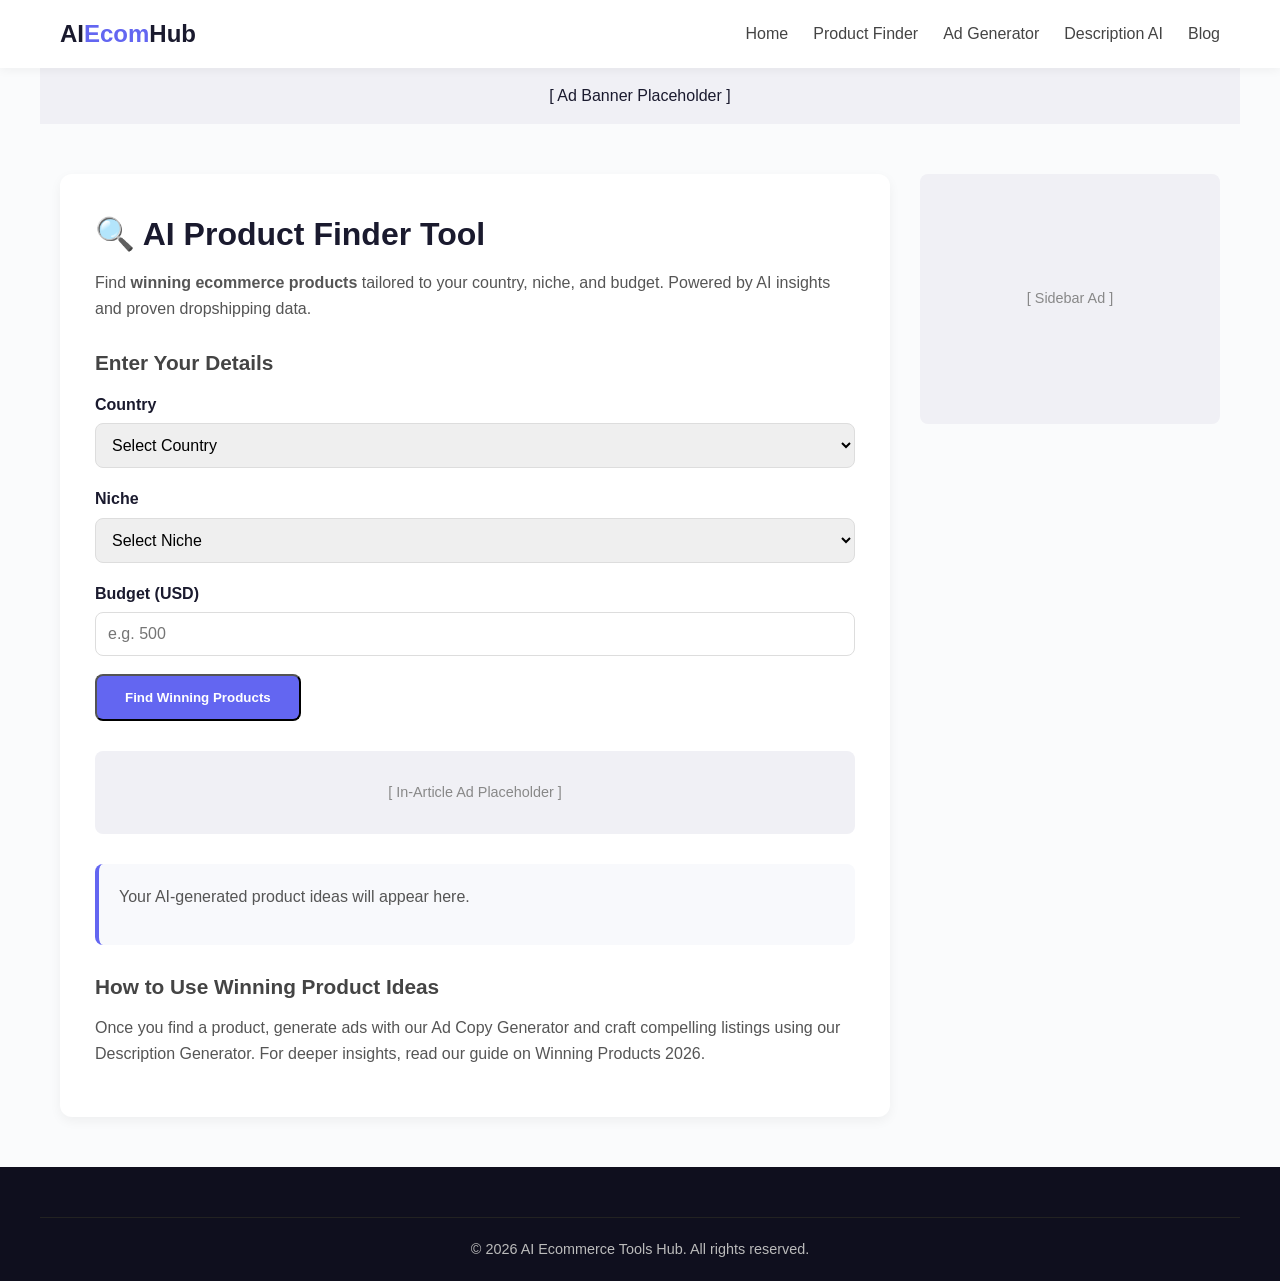
<file: tools product-finder.html>
<!DOCTYPE html>
<html lang="en">
<head>
<meta charset="UTF-8">
<meta name="viewport" content="width=device-width, initial-scale=1.0">
<title>AI Product Finder - Find Winning Ecommerce Products | AI Ecom Hub</title>
<meta name="description" content="Use our free AI Product Finder to discover winning ecommerce products by country, niche, and budget. Perfect for dropshipping & TikTok Shop sellers.">
<link rel="canonical" href="https://yourdomain.com/tools/product-finder.html">
<script type="application/ld+json">
{"@context":"https://schema.org","@type":"WebApplication","name":"AI Product Finder","applicationCategory":"BusinessApplication","operatingSystem":"Web","offers":{"@type":"Offer","price":"0"}}
</script>
<script async src="https://pagead2.googlesyndication.com/pagead/js/adsbygoogle.js?client=ca-pub-XXXXXXXXXXXXXXXX" crossorigin="anonymous"></script>
<link rel="stylesheet" href="../styles.css">
</head>
<body>

<header class="navbar">
  <div class="nav-container">
    <a href="../index.html" class="logo">AI<span>Ecom</span>Hub</a>
    <nav>
      <input type="checkbox" id="nav-toggle" class="nav-toggle">
      <label for="nav-toggle" class="nav-toggle-label">☰</label>
      <ul class="nav-links">
        <li><a href="../index.html">Home</a></li>
        <li><a href="product-finder.html">Product Finder</a></li>
        <li><a href="ad-generator.html">Ad Generator</a></li>
        <li><a href="description-generator.html">Description AI</a></li>
        <li><a href="../blog/article1.html">Blog</a></li>
      </ul>
    </nav>
  </div>
</header>

<div class="ad-container ad-header">[ Ad Banner Placeholder ]</div>

<section class="tool-page">
  <div class="container tool-layout">
    <main class="tool-main">
      <h1>🔍 AI Product Finder Tool</h1>
      <p>Find <strong>winning ecommerce products</strong> tailored to your country, niche, and budget. Powered by AI insights and proven dropshipping data.</p>

      <h2>Enter Your Details</h2>
      <div class="form-group">
        <label for="country">Country</label>
        <select id="country">
          <option value="">Select Country</option>
          <option>United States</option>
          <option>United Kingdom</option>
          <option>Canada</option>
          <option>Australia</option>
          <option>Germany</option>
          <option>India</option>
        </select>
      </div>
      <div class="form-group">
        <label for="niche">Niche</label>
        <select id="niche">
          <option value="">Select Niche</option>
          <option value="fitness">Fitness</option>
          <option value="beauty">Beauty</option>
          <option value="home">Home & Living</option>
          <option value="pets">Pets</option>
          <option value="tech">Tech & Gadgets</option>
        </select>
      </div>
      <div class="form-group">
        <label for="budget">Budget (USD)</label>
        <input type="number" id="budget" placeholder="e.g. 500" min="50">
      </div>
      <button class="btn btn-primary" onclick="findProducts()">Find Winning Products</button>

      <div class="ad-inarticle">[ In-Article Ad Placeholder ]</div>

      <div id="product-results" class="result-box">
        <p>Your AI-generated product ideas will appear here.</p>
      </div>

      <h2>How to Use Winning Product Ideas</h2>
      <p>Once you find a product, generate ads with our <a href="ad-generator.html">Ad Copy Generator</a> and craft compelling listings using our <a href="description-generator.html">Description Generator</a>. For deeper insights, read our guide on <a href="../blog/article1.html">Winning Products 2026</a>.</p>
    </main>

    <aside>
      <div class="ad-sidebar">[ Sidebar Ad ]</div>
    </aside>
  </div>
</section>

<footer class="footer">
  <div class="container footer-bottom"><p>&copy; 2026 AI Ecommerce Tools Hub. All rights reserved.</p></div>
</footer>

<script src="../script.js"></script>
</body>
</html>
</file>
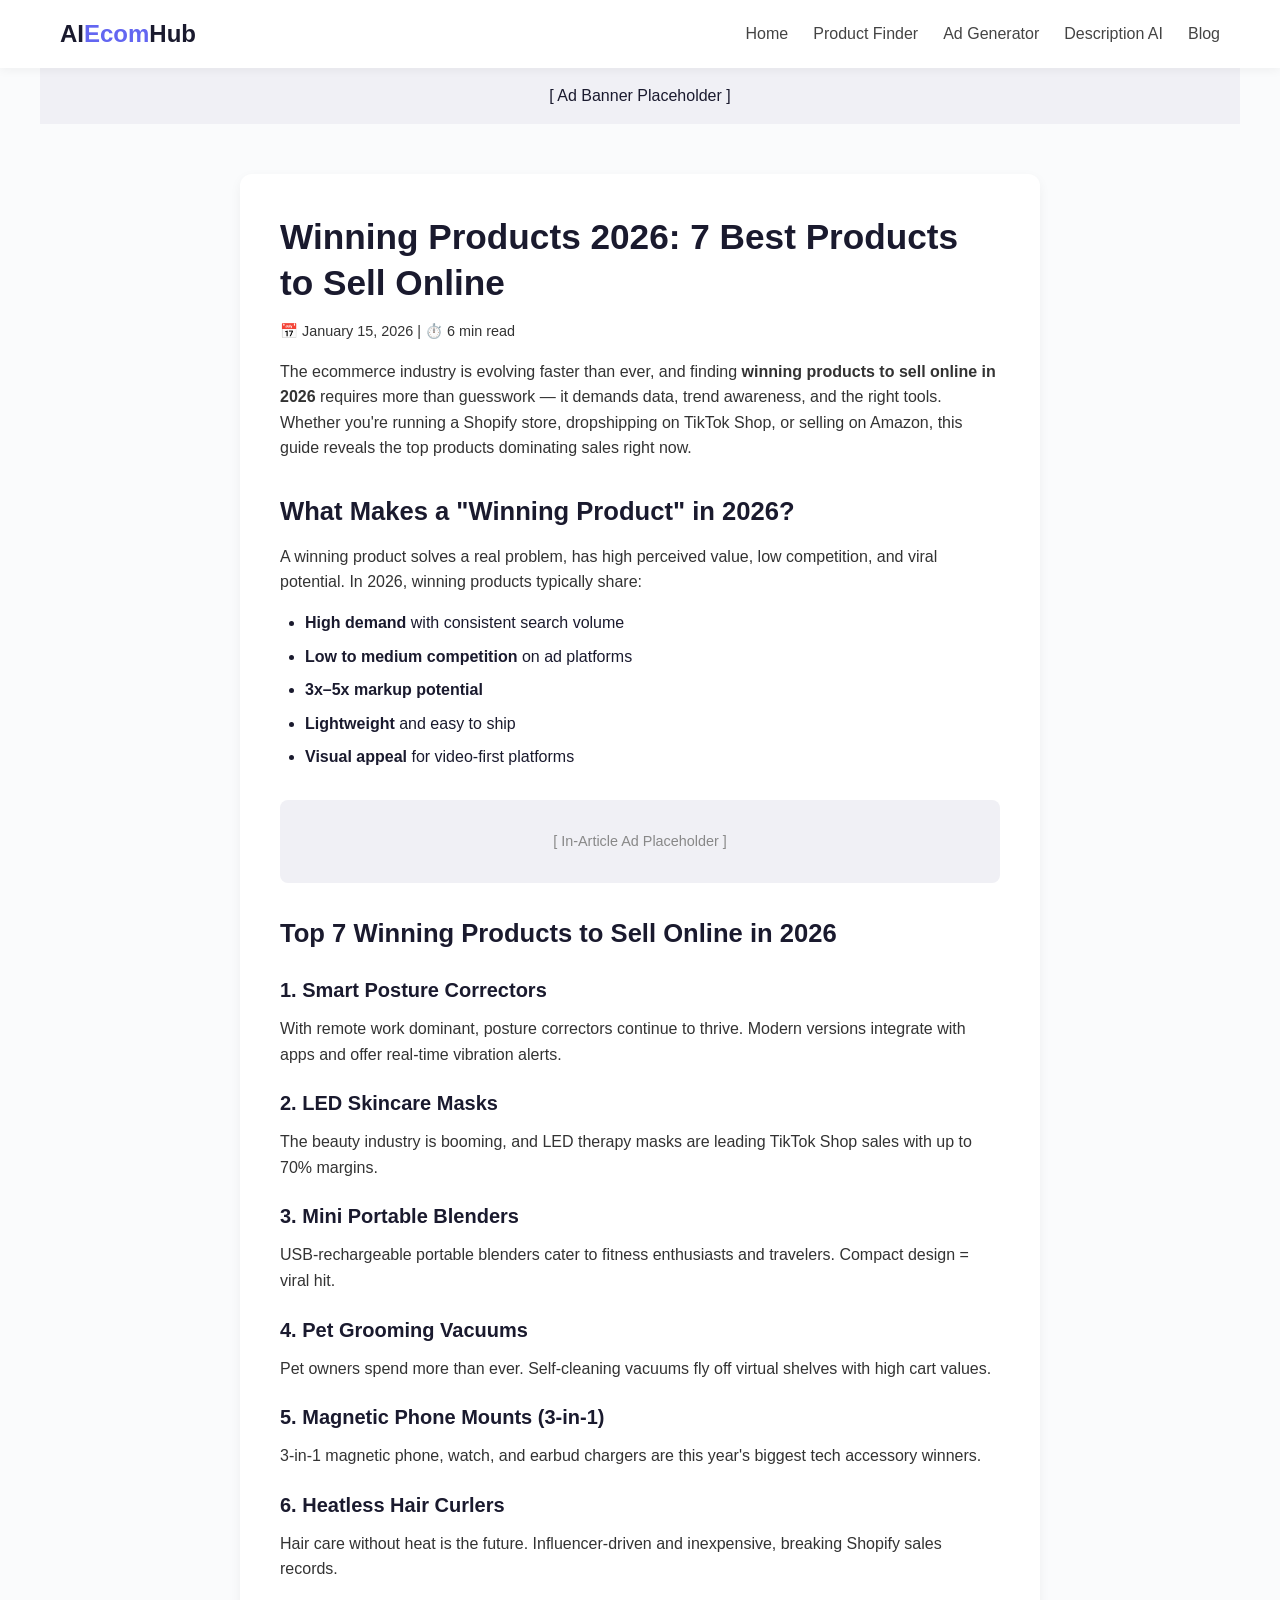
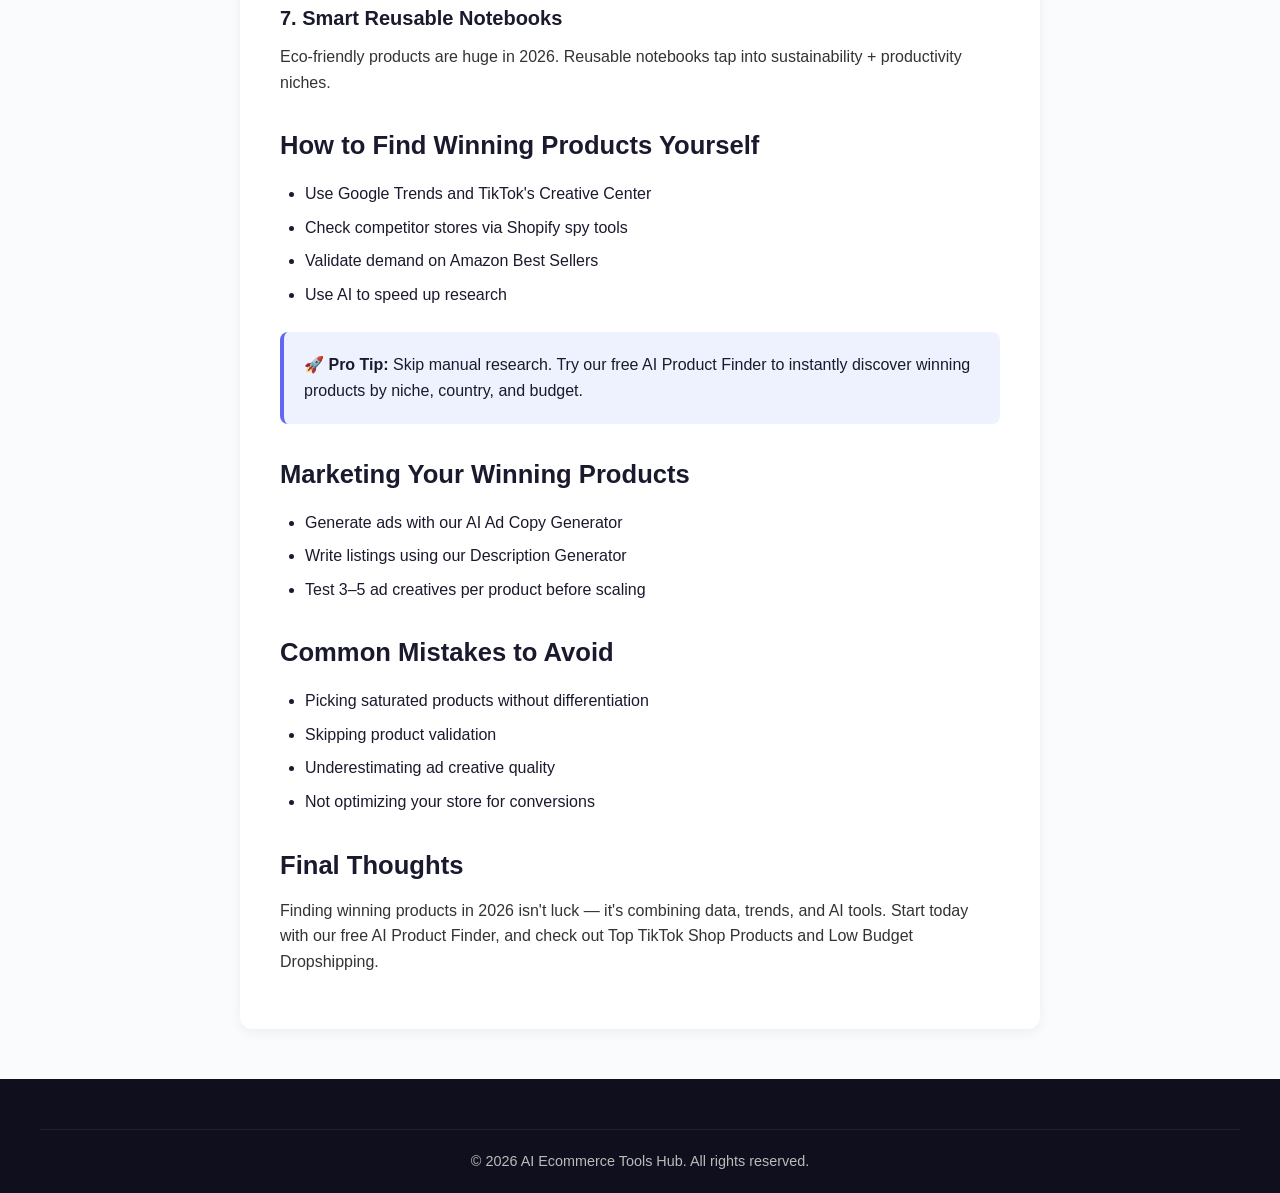
<file: winning-products-2026.html>
<!DOCTYPE html>
<html lang="en">
<head>
<meta charset="UTF-8">
<meta name="viewport" content="width=device-width, initial-scale=1.0">
<title>Winning Products 2026: 7 Best Products to Sell Online | AI Ecom Hub</title>
<meta name="description" content="Discover the top 7 winning products to sell online in 2026. From trending gadgets to evergreen niches, learn what's selling fast and how to find them.">
<meta name="keywords" content="winning products 2026, best products to sell online, trending products, dropshipping winners">
<meta name="robots" content="index, follow">
<script type="application/ld+json">
{"@context":"https://schema.org","@type":"Article","headline":"Winning Products 2026: Best Products to Sell Online","author":{"@type":"Organization","name":"AI Ecom Hub"},"datePublished":"2026-01-15","image":"https://via.placeholder.com/1200x630"}
</script>
<script async src="https://pagead2.googlesyndication.com/pagead/js/adsbygoogle.js?client=ca-pub-XXXXXXXXXXXXXXXX" crossorigin="anonymous"></script>
<link rel="stylesheet" href="styles.css">
</head>
<body>

<header class="navbar">
  <div class="nav-container">
    <a href="index.html" class="logo">AI<span>Ecom</span>Hub</a>
    <nav>
      <input type="checkbox" id="nav-toggle" class="nav-toggle">
      <label for="nav-toggle" class="nav-toggle-label">☰</label>
      <ul class="nav-links">
        <li><a href="index.html">Home</a></li>
        <li><a href="product-finder.html">Product Finder</a></li>
        <li><a href="ad-generator.html">Ad Generator</a></li>
        <li><a href="description-generator.html">Description AI</a></li>
        <li><a href="winning-products-2026.html">Blog</a></li>
      </ul>
    </nav>
  </div>
</header>

<div class="ad-container ad-header">[ Ad Banner Placeholder ]</div>

<section class="tool-page">
  <article class="blog-article">
    <h1>Winning Products 2026: 7 Best Products to Sell Online</h1>
    <p class="blog-meta">📅 January 15, 2026 | ⏱️ 6 min read</p>

    <p>The ecommerce industry is evolving faster than ever, and finding <strong>winning products to sell online in 2026</strong> requires more than guesswork — it demands data, trend awareness, and the right tools. Whether you're running a Shopify store, dropshipping on TikTok Shop, or selling on Amazon, this guide reveals the top products dominating sales right now.</p>

    <h2>What Makes a "Winning Product" in 2026?</h2>
    <p>A winning product solves a real problem, has high perceived value, low competition, and viral potential. In 2026, winning products typically share:</p>
    <ul>
      <li><strong>High demand</strong> with consistent search volume</li>
      <li><strong>Low to medium competition</strong> on ad platforms</li>
      <li><strong>3x–5x markup potential</strong></li>
      <li><strong>Lightweight</strong> and easy to ship</li>
      <li><strong>Visual appeal</strong> for video-first platforms</li>
    </ul>

    <div class="ad-inarticle">[ In-Article Ad Placeholder ]</div>

    <h2>Top 7 Winning Products to Sell Online in 2026</h2>

    <h3>1. Smart Posture Correctors</h3>
    <p>With remote work dominant, posture correctors continue to thrive. Modern versions integrate with apps and offer real-time vibration alerts.</p>

    <h3>2. LED Skincare Masks</h3>
    <p>The beauty industry is booming, and LED therapy masks are leading TikTok Shop sales with up to 70% margins.</p>

    <h3>3. Mini Portable Blenders</h3>
    <p>USB-rechargeable portable blenders cater to fitness enthusiasts and travelers. Compact design = viral hit.</p>

    <h3>4. Pet Grooming Vacuums</h3>
    <p>Pet owners spend more than ever. Self-cleaning vacuums fly off virtual shelves with high cart values.</p>

    <h3>5. Magnetic Phone Mounts (3-in-1)</h3>
    <p>3-in-1 magnetic phone, watch, and earbud chargers are this year's biggest tech accessory winners.</p>

    <h3>6. Heatless Hair Curlers</h3>
    <p>Hair care without heat is the future. Influencer-driven and inexpensive, breaking Shopify sales records.</p>

    <h3>7. Smart Reusable Notebooks</h3>
    <p>Eco-friendly products are huge in 2026. Reusable notebooks tap into sustainability + productivity niches.</p>

    <h2>How to Find Winning Products Yourself</h2>
    <ul>
      <li>Use Google Trends and TikTok's Creative Center</li>
      <li>Check competitor stores via Shopify spy tools</li>
      <li>Validate demand on Amazon Best Sellers</li>
      <li>Use AI to speed up research</li>
    </ul>

    <div class="blog-cta">
      🚀 <strong>Pro Tip:</strong> Skip manual research. Try our free <a href="product-finder.html">AI Product Finder</a> to instantly discover winning products by niche, country, and budget.
    </div>

    <h2>Marketing Your Winning Products</h2>
    <ul>
      <li>Generate ads with our <a href="ad-generator.html">AI Ad Copy Generator</a></li>
      <li>Write listings using our <a href="description-generator.html">Description Generator</a></li>
      <li>Test 3–5 ad creatives per product before scaling</li>
    </ul>

    <h2>Common Mistakes to Avoid</h2>
    <ul>
      <li>Picking saturated products without differentiation</li>
      <li>Skipping product validation</li>
      <li>Underestimating ad creative quality</li>
      <li>Not optimizing your store for conversions</li>
    </ul>

    <h2>Final Thoughts</h2>
    <p>Finding winning products in 2026 isn't luck — it's combining data, trends, and AI tools. Start today with our free <a href="product-finder.html">AI Product Finder</a>, and check out <a href="tiktok-shop-products.html">Top TikTok Shop Products</a> and <a href="low-budget-dropshipping.html">Low Budget Dropshipping</a>.</p>
  </article>
</section>

<footer class="footer"><div class="container footer-bottom"><p>&copy; 2026 AI Ecommerce Tools Hub. All rights reserved.</p></div></footer>
</body>
</html>
</file>
<file: styles.css>
/* ====== RESET & BASE ====== */
*,*::before,*::after{box-sizing:border-box;margin:0;padding:0}
html{scroll-behavior:smooth}
body{
  font-family:-apple-system,BlinkMacSystemFont,"Segoe UI",Roboto,sans-serif;
  line-height:1.6;color:#1a1a2e;background:#fafbfc;
}
img{max-width:100%;display:block}
a{text-decoration:none;color:inherit}
ul{list-style:none}

/* ====== CONTAINERS ====== */
.container{max-width:1200px;margin:0 auto;padding:0 20px}

/* ====== NAVBAR ====== */
.navbar{
  position:sticky;top:0;background:#fff;
  box-shadow:0 2px 10px rgba(0,0,0,.05);z-index:100;
}
.nav-container{
  max-width:1200px;margin:0 auto;padding:15px 20px;
  display:flex;justify-content:space-between;align-items:center;
}
.logo{font-size:1.5rem;font-weight:800;color:#1a1a2e}
.logo span{color:#6366f1}
.nav-links{display:flex;gap:25px}
.nav-links a{
  font-weight:500;color:#444;transition:color .2s;
}
.nav-links a:hover{color:#6366f1}
.nav-toggle,.nav-toggle-label{display:none}

/* ====== HERO ====== */
.hero{
  background:linear-gradient(135deg,#667eea 0%,#764ba2 100%);
  color:#fff;padding:80px 20px;text-align:center;
}
.hero-content{max-width:800px;margin:0 auto}
.hero h1{
  font-size:2.8rem;font-weight:800;margin-bottom:20px;line-height:1.2;
}
.hero p{font-size:1.15rem;margin-bottom:30px;opacity:.95}
.cta-buttons{display:flex;gap:15px;justify-content:center;flex-wrap:wrap}

/* ====== BUTTONS ====== */
.btn{
  display:inline-block;padding:14px 28px;border-radius:8px;
  font-weight:600;transition:transform .2s,box-shadow .2s;
}
.btn-primary{background:#6366f1;color:#fff}
.btn-primary:hover{background:#4f46e5;transform:translateY(-2px);box-shadow:0 8px 20px rgba(99,102,241,.3)}
.btn-secondary{background:#fff;color:#1a1a2e}
.btn-secondary:hover{transform:translateY(-2px)}

/* ====== SECTIONS ====== */
.section{padding:70px 0}
.section-alt{background:#f4f5f7}
.section-title{
  font-size:2.2rem;text-align:center;margin-bottom:10px;
}
.section-subtitle{
  text-align:center;color:#666;margin-bottom:40px;
}

/* ====== CARDS ====== */
.cards-grid{
  display:grid;grid-template-columns:repeat(auto-fit,minmax(280px,1fr));
  gap:25px;
}
.card{
  background:#fff;padding:30px;border-radius:12px;
  box-shadow:0 4px 12px rgba(0,0,0,.05);
  transition:transform .3s,box-shadow .3s;
}
.card:hover{transform:translateY(-5px);box-shadow:0 12px 24px rgba(0,0,0,.1)}
.card-icon{font-size:2.5rem;margin-bottom:15px}
.card h3{font-size:1.25rem;margin-bottom:10px;color:#1a1a2e}
.card p{color:#555;margin-bottom:15px}
.card-link{color:#6366f1;font-weight:600}
.card-link:hover{text-decoration:underline}

/* ====== BENEFITS ====== */
.benefits-grid{
  display:grid;grid-template-columns:repeat(auto-fit,minmax(220px,1fr));
  gap:25px;
}
.benefit{
  background:#fff;padding:25px;border-radius:10px;
  border-left:4px solid #6366f1;
}
.benefit h3{margin-bottom:8px;font-size:1.1rem}
.benefit p{color:#555}

/* ====== CTA SECTION ====== */
.cta-section{
  background:linear-gradient(135deg,#1a1a2e 0%,#16213e 100%);
  color:#fff;padding:60px 20px;text-align:center;
}
.cta-section h2{font-size:2rem;margin-bottom:15px}
.cta-section p{margin-bottom:25px;opacity:.9}

/* ====== FOOTER ====== */
.footer{background:#0f0f1e;color:#bbb;padding:50px 0 0}
.footer-grid{
  display:grid;grid-template-columns:repeat(auto-fit,minmax(200px,1fr));
  gap:30px;padding-bottom:30px;
}
.footer h4{color:#fff;margin-bottom:15px}
.footer ul li{margin-bottom:8px}
.footer a:hover{color:#6366f1}
.footer-bottom{
  border-top:1px solid #222;padding:20px;text-align:center;font-size:.9rem;
}

/* ====== ADS ====== */
.ad-container{
  text-align:center;padding:15px;background:#f0f0f5;
  margin:0 auto;max-width:1200px;
}
.ad-header{margin-top:0}
.ad-sidebar{
  background:#f0f0f5;padding:20px;border-radius:8px;
  text-align:center;color:#888;font-size:.9rem;min-height:250px;
  display:flex;align-items:center;justify-content:center;
}
.ad-inarticle{
  background:#f0f0f5;padding:30px;border-radius:8px;text-align:center;
  color:#888;margin:30px 0;font-size:.9rem;
}

/* ====== TOOL PAGES ====== */
.tool-page{padding:50px 0;min-height:60vh}
.tool-layout{
  display:grid;grid-template-columns:1fr 300px;gap:30px;
}
.tool-main{background:#fff;padding:35px;border-radius:12px;box-shadow:0 4px 12px rgba(0,0,0,.05)}
.tool-main h1{font-size:2rem;margin-bottom:10px}
.tool-main h2{font-size:1.3rem;margin:25px 0 12px;color:#444}
.tool-main p{color:#555;margin-bottom:15px}
.form-group{margin-bottom:18px}
.form-group label{display:block;font-weight:600;margin-bottom:6px}
.form-group input,.form-group select,.form-group textarea{
  width:100%;padding:12px;border:1px solid #ddd;border-radius:8px;
  font-size:1rem;font-family:inherit;
}
.form-group input:focus,.form-group select:focus,.form-group textarea:focus{
  outline:none;border-color:#6366f1;
}
.result-box{
  background:#f8f9fc;border-left:4px solid #6366f1;
  padding:20px;margin-top:20px;border-radius:8px;
}
.result-item{
  background:#fff;padding:15px;margin-bottom:12px;border-radius:6px;
  box-shadow:0 1px 3px rgba(0,0,0,.05);
}
.result-item h4{color:#6366f1;margin-bottom:5px}

/* ====== BLOG ====== */
.blog-article{
  max-width:800px;margin:0 auto;background:#fff;padding:40px;
  border-radius:12px;box-shadow:0 4px 12px rgba(0,0,0,.05);
}
.blog-article h1{font-size:2.2rem;margin-bottom:15px;line-height:1.3}
.blog-article h2{font-size:1.6rem;margin:30px 0 12px;color:#1a1a2e}
.blog-article h3{font-size:1.25rem;margin:20px 0 10px}
.blog-article p{margin-bottom:15px;color:#333}
.blog-article ul{margin:15px 0 15px 25px;list-style:disc}
.blog-article li{margin-bottom:8px}
.blog-meta{color:#888;font-size:.9rem;margin-bottom:25px}
.blog-cta{
  background:#eef2ff;padding:20px;border-radius:8px;margin:25px 0;
  border-left:4px solid #6366f1;
}

/* ====== RESPONSIVE ====== */
@media(max-width:900px){
  .tool-layout{grid-template-columns:1fr}
}
@media(max-width:768px){
  .hero h1{font-size:2rem}
  .hero p{font-size:1rem}
  .nav-toggle-label{display:block;cursor:pointer;font-size:1.5rem}
  .nav-links{
    display:none;position:absolute;top:60px;left:0;right:0;
    background:#fff;flex-direction:column;padding:20px;
    box-shadow:0 4px 10px rgba(0,0,0,.1);
  }
  .nav-toggle:checked ~ .nav-links{display:flex}
  .section-title{font-size:1.7rem}
  .blog-article{padding:25px}
}
</file>
